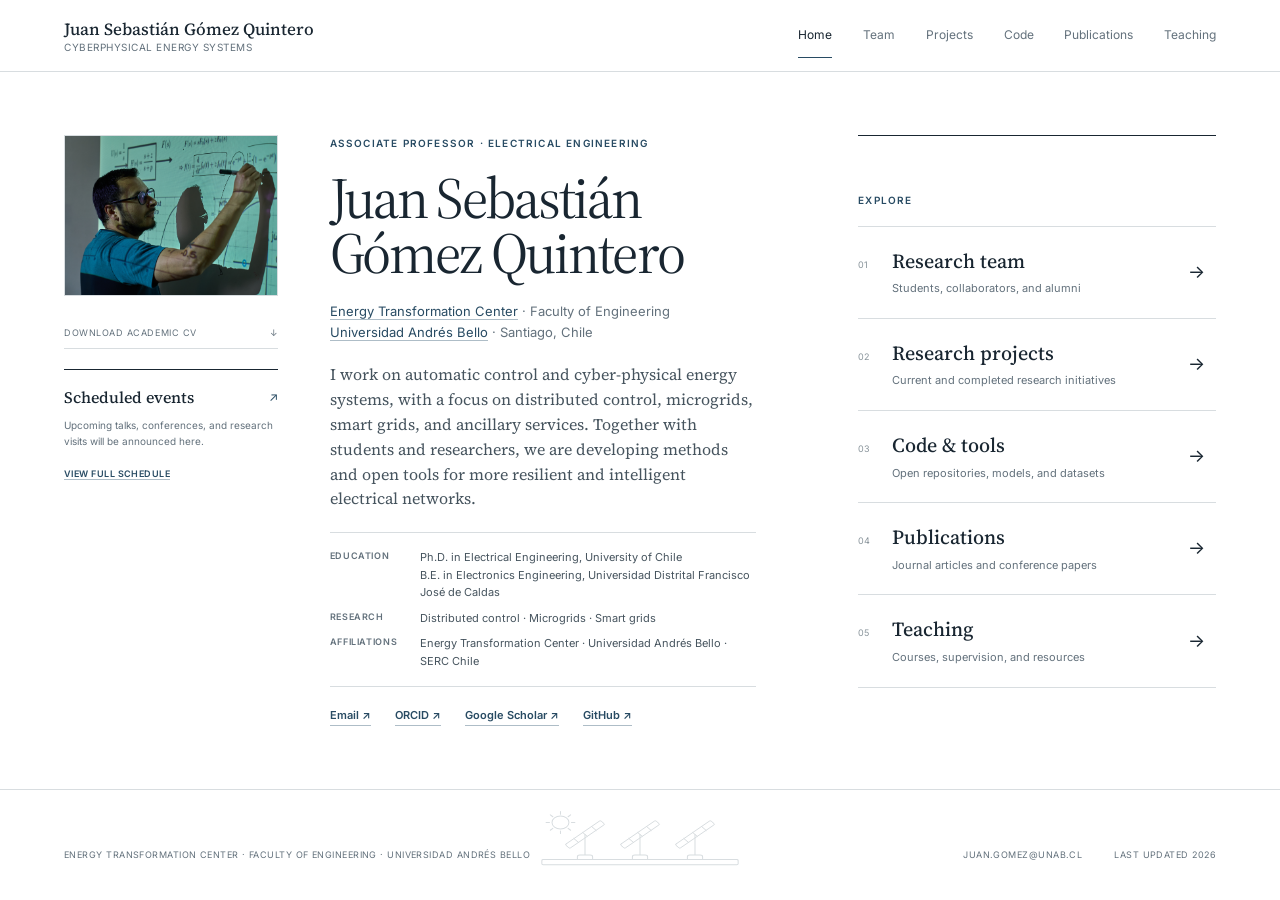
<file: index.html>
<!doctype html>
<html lang="en">
<head>
  <meta charset="UTF-8"><meta name="viewport" content="width=device-width, initial-scale=1.0">
  <meta name="description" content="Academic homepage of Juan Sebastián Gómez Quintero, Associate Professor working on control, microgrids, and intelligent energy systems.">
  <title>Juan Sebastián Gómez Quintero | Universidad Andrés Bello</title>
  <link rel="preconnect" href="https://fonts.googleapis.com"><link rel="preconnect" href="https://fonts.gstatic.com" crossorigin>
  <link href="https://fonts.googleapis.com/css2?family=Inter:wght@400;500;600&family=Source+Serif+4:opsz,wght@8..60,400;8..60,500&display=swap" rel="stylesheet">
  <link rel="stylesheet" href="styles.css?v=site-27">
</head>
<body class="home-page">
  <a class="skip-link" href="#main">Skip to content</a>
  <header class="site-header">
    <a class="identity" href="index.html"><span class="identity-text"><strong>Juan Sebastián Gómez Quintero</strong><small>Cyberphysical Energy Systems</small></span></a>
    <button class="nav-toggle" type="button" aria-expanded="false" aria-controls="site-nav">Menu</button>
    <nav id="site-nav" aria-label="Main navigation">
      <a class="active" href="index.html">Home</a><a href="team.html">Team</a><a href="projects.html">Projects</a><a href="code.html">Code</a><a href="publications.html">Publications</a><a href="teaching.html">Teaching</a>
    </nav>
  </header>
  <main id="main" class="home">
    <section class="profile" aria-labelledby="profile-name">
      <div class="profile-sidebar">
        <div class="portrait"><img src="photos/JGomez.png" alt="Juan Sebastián Gómez Quintero teaching control systems" width="699" height="482" fetchpriority="high"></div>
        <a class="cv-download" href="CV_pdf/CV_Jgomez.pdf" download>Download academic CV <span aria-hidden="true">↓</span></a>
        <section class="scheduled-events" aria-labelledby="events-title">
          <div class="events-heading"><h2 id="events-title">Scheduled events</h2><span aria-hidden="true">↗</span></div>
          <p class="events-empty">Upcoming talks, conferences, and research visits will be announced here.</p>
          <a href="events.html">View full schedule</a>
        </section>
      </div>
      <div class="profile-copy">
        <p class="overline">Associate Professor · Electrical Engineering</p>
        <h1 id="profile-name">Juan Sebastián<br>Gómez Quintero</h1>
        <p class="affiliation"><a href="https://cte.unab.cl/" target="_blank" rel="noreferrer">Energy Transformation Center</a> · Faculty of Engineering<br><a href="https://www.unab.cl/" target="_blank" rel="noreferrer">Universidad Andrés Bello</a> · Santiago, Chile</p>
        <p class="biography">I work on automatic control and cyber-physical energy systems, with a focus on distributed control, microgrids, smart grids, and ancillary services. Together with students and researchers, we are developing methods and open tools for more resilient and intelligent electrical networks.</p>
        <dl class="profile-facts">
          <div><dt>Education</dt><dd>Ph.D. in Electrical Engineering, University of Chile<br>B.E. in Electronics Engineering, Universidad Distrital Francisco José de Caldas</dd></div>
          <div><dt>Research</dt><dd>Distributed control · Microgrids · Smart grids</dd></div>
          <div><dt>Affiliations</dt><dd>Energy Transformation Center · Universidad Andrés Bello · SERC Chile</dd></div>
        </dl>
        <div class="profile-links" aria-label="Academic profiles"><a href="mailto:juan.gomez@unab.cl">Email</a><a href="https://orcid.org/0000-0002-6507-1462" target="_blank" rel="noreferrer">ORCID</a><a href="https://scholar.google.com/" target="_blank" rel="noreferrer">Google Scholar</a><a href="https://github.com/" target="_blank" rel="noreferrer">GitHub</a></div>
      </div>
    </section>
    <aside class="directory" aria-labelledby="directory-title">
      <p class="overline" id="directory-title">Explore</p>
      <a class="directory-link" href="team.html"><span><small>01</small><strong>Research team</strong></span><p>Students, collaborators, and alumni</p><b aria-hidden="true">→</b></a>
      <a class="directory-link" href="projects.html"><span><small>02</small><strong>Research projects</strong></span><p>Current and completed research initiatives</p><b aria-hidden="true">→</b></a>
      <a class="directory-link" href="code.html"><span><small>03</small><strong>Code & tools</strong></span><p>Open repositories, models, and datasets</p><b aria-hidden="true">→</b></a>
      <a class="directory-link" href="publications.html"><span><small>04</small><strong>Publications</strong></span><p>Journal articles and conference papers</p><b aria-hidden="true">→</b></a>
      <a class="directory-link" href="teaching.html"><span><small>05</small><strong>Teaching</strong></span><p>Courses, supervision, and resources</p><b aria-hidden="true">→</b></a>
    </aside>
  </main>
  <footer class="home-footer" id="home-footer">
    <div class="solar-panels" aria-hidden="true">
      <svg viewBox="0 0 520 180" preserveAspectRatio="none">
        <g class="solar-symbol">
          <circle cx="72" cy="42" r="20"/>
          <path d="M72 8V16M72 68V76M38 42H46M98 42H106M48 18 54 24M90 60 96 66M96 18 90 24M54 60 48 66"/>
        </g>
        <g class="panel-unit panel-one">
          <g class="panel-face">
            <rect x="74" y="71" width="112" height="16" rx="3"/>
            <path d="M102 71V87M130 71V87M158 71V87"/>
          </g>
          <path d="M130 79V143M112 157V149Q112 143 118 143H142Q148 143 148 149V157"/>
        </g>
        <g class="panel-unit panel-two">
          <g class="panel-face">
            <rect x="204" y="71" width="112" height="16" rx="3"/>
            <path d="M232 71V87M260 71V87M288 71V87"/>
          </g>
          <path d="M260 79V143M242 157V149Q242 143 248 143H272Q278 143 278 149V157"/>
        </g>
        <g class="panel-unit panel-three">
          <g class="panel-face">
            <rect x="334" y="71" width="112" height="16" rx="3"/>
            <path d="M362 71V87M390 71V87M418 71V87"/>
          </g>
          <path d="M390 79V143M372 157V149Q372 143 378 143H402Q408 143 408 149V157"/>
        </g>
        <rect class="panel-ground" x="28" y="157" width="464" height="16" rx="3"/>
      </svg>
    </div>
    <p>Energy Transformation Center · Faculty of Engineering · Universidad Andrés Bello</p><p>juan.gomez@unab.cl</p><p>Last updated <span id="updated-year"></span></p>
  </footer>
  <script src="script.js?v=site-26"></script>
</body>
</html>
</file>
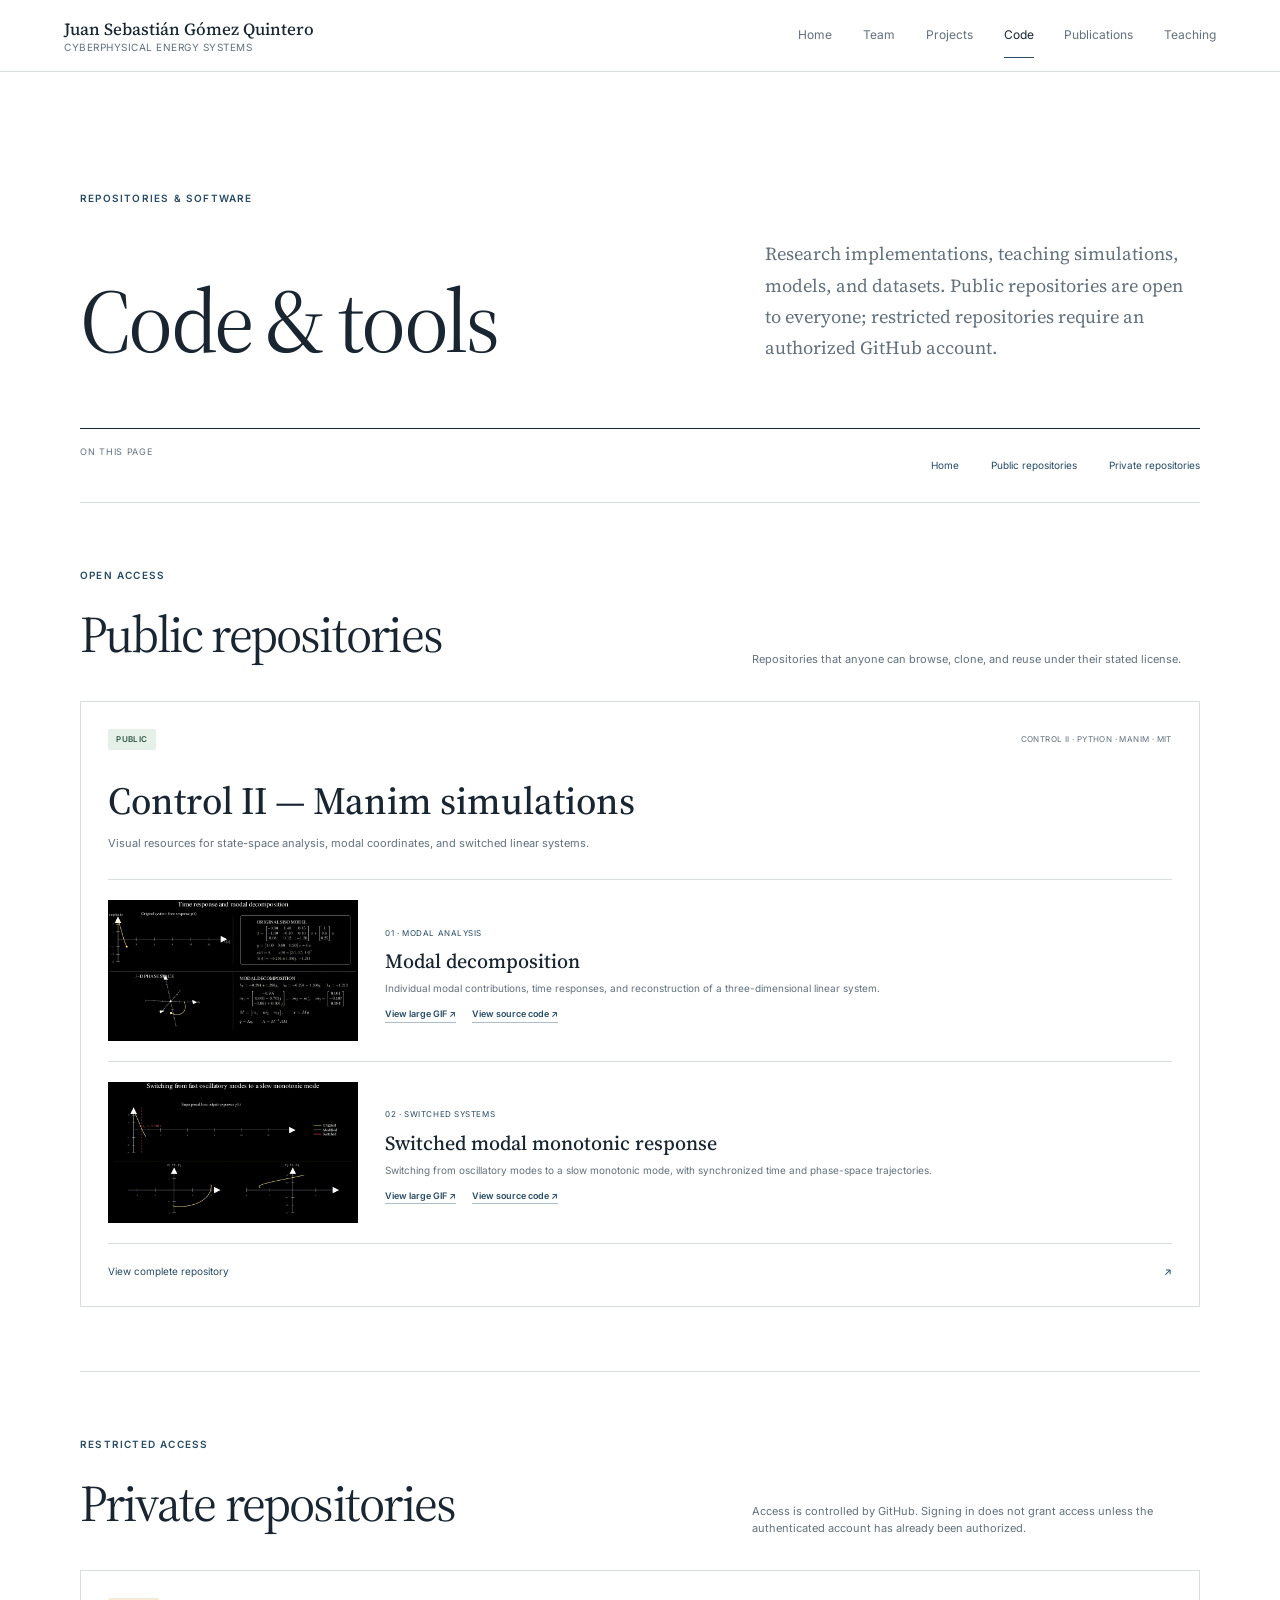
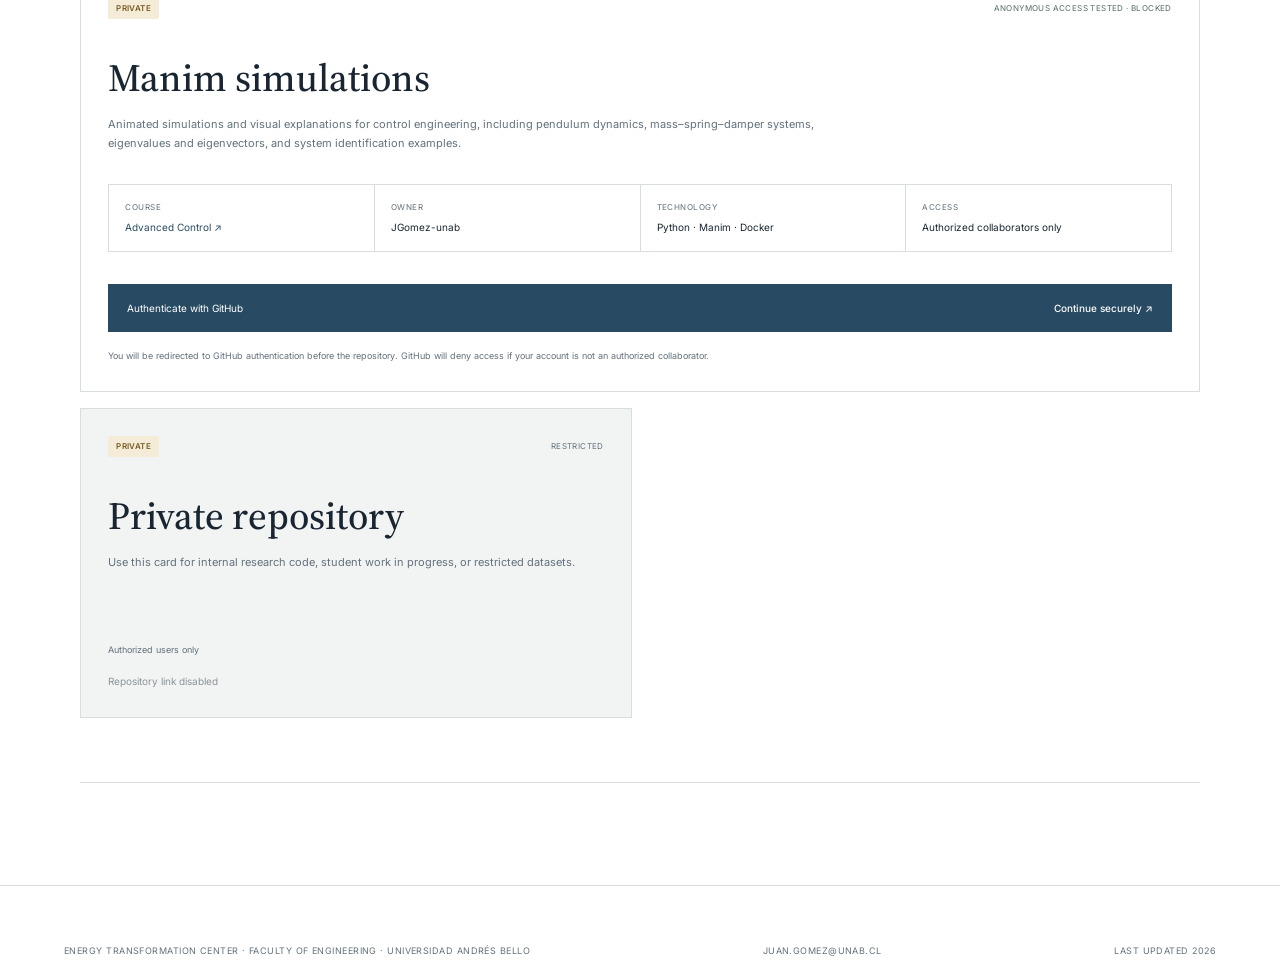
<file: code.html>
<!doctype html>
<html lang="en">
<head><meta charset="UTF-8"><meta name="viewport" content="width=device-width,initial-scale=1"><meta name="description" content="Open and restricted code repositories for research and teaching in control and energy systems."><title>Code & Tools | Juan Sebastián Gómez Quintero</title><link rel="preconnect" href="https://fonts.googleapis.com"><link rel="preconnect" href="https://fonts.gstatic.com" crossorigin><link href="https://fonts.googleapis.com/css2?family=Inter:wght@400;500;600&family=Source+Serif+4:opsz,wght@8..60,400;8..60,500&display=swap" rel="stylesheet"><link rel="stylesheet" href="styles.css?v=site-27"></head>
<body><a class="skip-link" href="#main">Skip to content</a>
<header class="site-header"><a class="identity" href="index.html"><span class="identity-text"><strong>Juan Sebastián Gómez Quintero</strong><small>Cyberphysical Energy Systems</small></span></a><button class="nav-toggle" type="button" aria-expanded="false" aria-controls="site-nav">Menu</button><nav id="site-nav" aria-label="Main navigation"><a href="index.html">Home</a><a href="team.html">Team</a><a href="projects.html">Projects</a><a class="active" href="code.html">Code</a><a href="publications.html">Publications</a><a href="teaching.html">Teaching</a></nav></header>

<main id="main" class="code-page">
  <header class="listing-intro"><p class="overline">Repositories & software</p><h1>Code & tools</h1><p>Research implementations, teaching simulations, models, and datasets. Public repositories are open to everyone; restricted repositories require an authorized GitHub account.</p></header>
  <nav class="code-index" aria-label="Repository sections"><span>On this page</span><a href="index.html">Home</a><a href="#public-code">Public repositories</a><a href="#private-code">Private repositories</a></nav>

  <section class="repository-group" id="public-code" aria-labelledby="public-code-title">
    <header><p class="overline">Open access</p><h2 id="public-code-title">Public repositories</h2><p>Repositories that anyone can browse, clone, and reuse under their stated license.</p></header>
    <div class="repository-list">
      <article class="repository-card public-repository">
        <header class="repo-card-heading"><div class="repo-top"><span class="visibility public">Public</span><span>Control II · Python · Manim · MIT</span></div><h3>Control II — Manim simulations</h3><p>Visual resources for state-space analysis, modal coordinates, and switched linear systems.</p></header>
        <div class="simulation-list">
          <article class="simulation-row"><a class="simulation-image" href="https://github.com/JGomez-unab/control-II-manim/blob/master/assets/modal-decomposition.gif" target="_blank" rel="noreferrer"><img src="assets/modal-decomposition.gif" alt="Animated preview of modal decomposition"></a><div><span>01 · Modal analysis</span><h4>Modal decomposition</h4><p>Individual modal contributions, time responses, and reconstruction of a three-dimensional linear system.</p><div class="simulation-actions"><a href="https://github.com/JGomez-unab/control-II-manim/blob/master/assets/modal-decomposition.gif" target="_blank" rel="noreferrer">View large GIF ↗</a><a href="https://github.com/JGomez-unab/control-II-manim/blob/master/modal_decomposition.py" target="_blank" rel="noreferrer">View source code ↗</a></div></div></article>
          <article class="simulation-row"><a class="simulation-image" href="https://github.com/JGomez-unab/control-II-manim/blob/master/assets/switched-modal-monotonic.gif" target="_blank" rel="noreferrer"><img src="assets/switched-modal-monotonic.gif" alt="Animated preview of a switched modal state-space response"></a><div><span>02 · Switched systems</span><h4>Switched modal monotonic response</h4><p>Switching from oscillatory modes to a slow monotonic mode, with synchronized time and phase-space trajectories.</p><div class="simulation-actions"><a href="https://github.com/JGomez-unab/control-II-manim/blob/master/assets/switched-modal-monotonic.gif" target="_blank" rel="noreferrer">View large GIF ↗</a><a href="https://github.com/JGomez-unab/control-II-manim/blob/master/switched_modal_monotonic.py" target="_blank" rel="noreferrer">View source code ↗</a></div></div></article>
        </div>
        <a class="public-repo-link" href="https://github.com/JGomez-unab/control-II-manim" target="_blank" rel="noreferrer">View complete repository <strong>↗</strong></a>
      </article>
    </div>
  </section>

  <section class="repository-group" id="private-code" aria-labelledby="private-code-title">
    <header><p class="overline">Restricted access</p><h2 id="private-code-title">Private repositories</h2><p>Access is controlled by GitHub. Signing in does not grant access unless the authenticated account has already been authorized.</p></header>
    <div class="repository-list">
      <article class="repository-card featured"><div class="repo-top"><span class="visibility private">Private</span><span class="verified">Anonymous access tested · blocked</span></div><h3>Manim simulations</h3><p>Animated simulations and visual explanations for control engineering, including pendulum dynamics, mass–spring–damper systems, eigenvalues and eigenvectors, and system identification examples.</p><dl class="repo-details"><div><dt>Course</dt><dd><a href="teaching.html#advanced-control">Advanced Control ↗</a></dd></div><div><dt>Owner</dt><dd>JGomez-unab</dd></div><div><dt>Technology</dt><dd>Python · Manim · Docker</dd></div><div><dt>Access</dt><dd>Authorized collaborators only</dd></div></dl><a class="secure-repo-link" href="https://github.com/login?return_to=%2FJGomez-unab%2FManim_simulations" target="_blank" rel="noreferrer"><span>Authenticate with GitHub</span><strong>Continue securely ↗</strong></a><p class="access-note">You will be redirected to GitHub authentication before the repository. GitHub will deny access if your account is not an authorized collaborator.</p></article>
      <article class="repository-card placeholder"><div class="repo-top"><span class="visibility private">Private</span><span>Restricted</span></div><h3>Private repository</h3><p>Use this card for internal research code, student work in progress, or restricted datasets.</p><div class="repo-meta"><span>Authorized users only</span></div><span class="disabled-link" aria-disabled="true">Repository link disabled</span></article>
    </div>
  </section>
</main><footer><p>Energy Transformation Center · Faculty of Engineering · Universidad Andrés Bello</p><p>juan.gomez@unab.cl</p><p>Last updated <span id="updated-year"></span></p></footer><script src="script.js?v=site-26"></script></body></html>
</file>
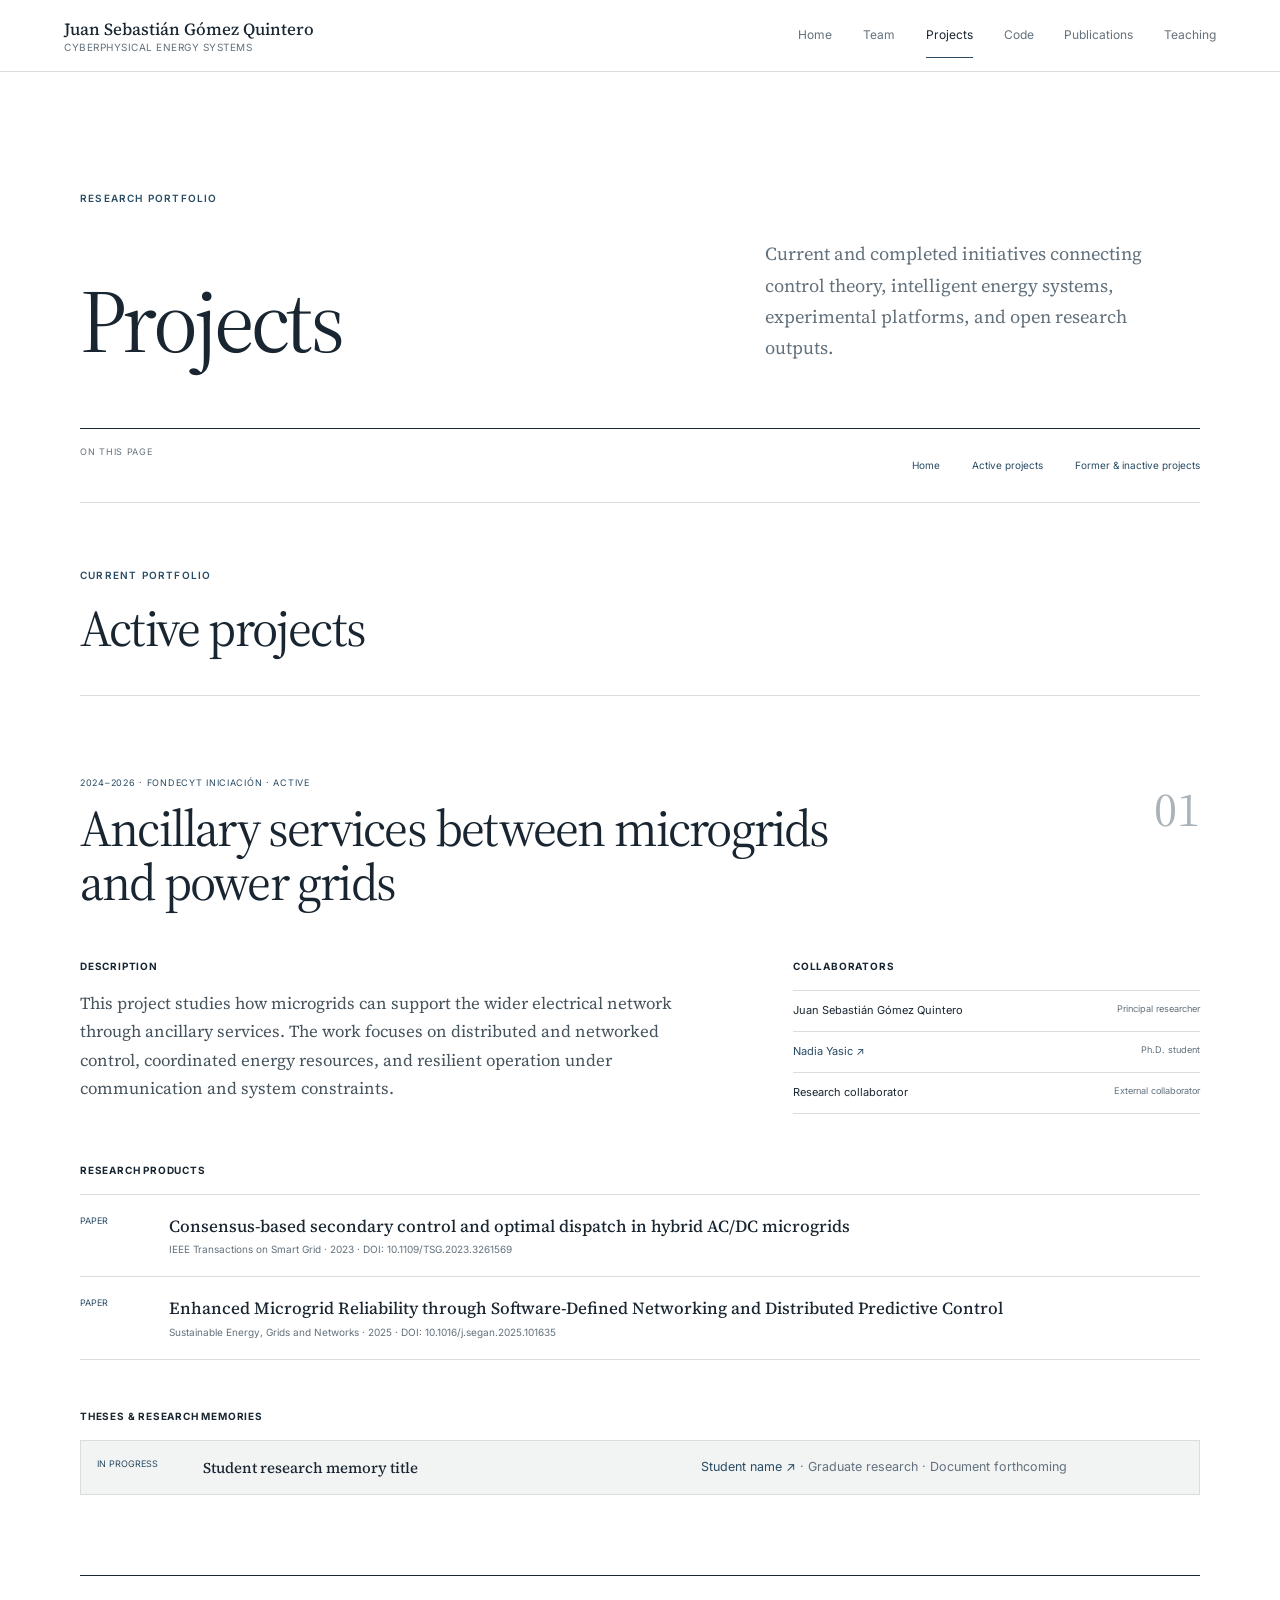
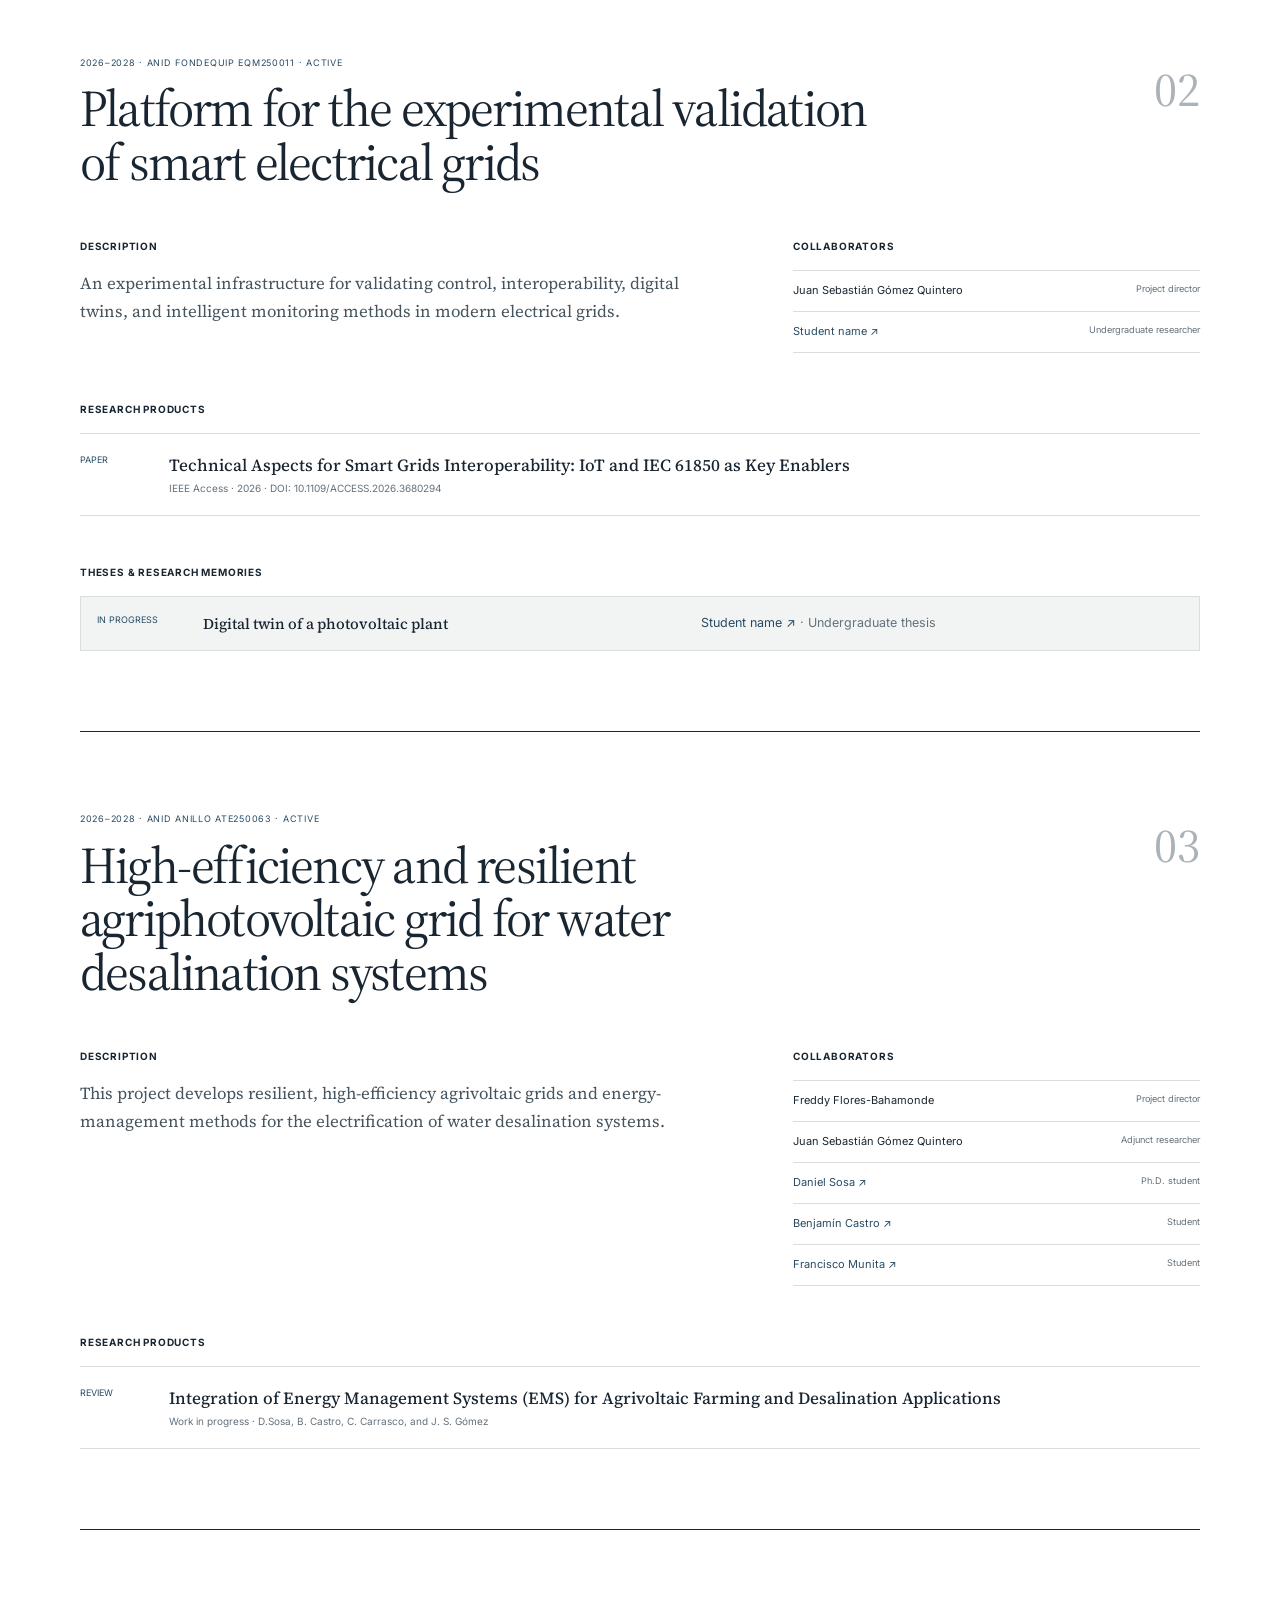
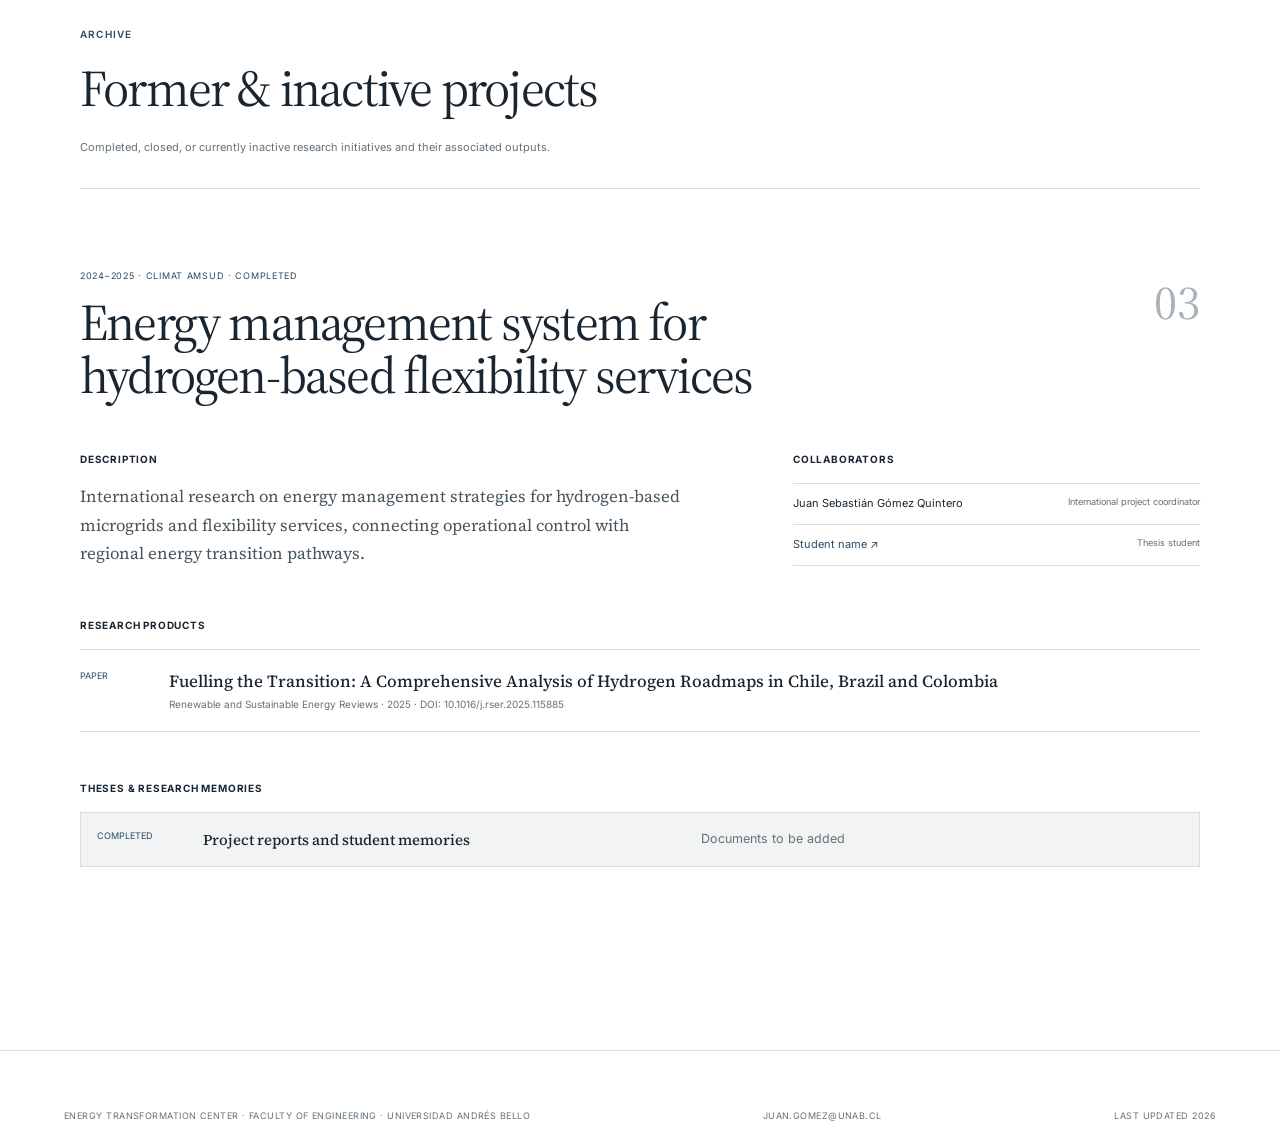
<file: projects.html>
<!doctype html><html lang="en"><head><meta charset="UTF-8"><meta name="viewport" content="width=device-width,initial-scale=1"><meta name="description" content="Research projects in microgrids, control, hydrogen, and intelligent electrical networks."><title>Research Projects | Juan Sebastián Gómez Quintero</title><link rel="preconnect" href="https://fonts.googleapis.com"><link rel="preconnect" href="https://fonts.gstatic.com" crossorigin><link href="https://fonts.googleapis.com/css2?family=Inter:wght@400;500;600&family=Source+Serif+4:opsz,wght@8..60,400;8..60,500&display=swap" rel="stylesheet"><link rel="stylesheet" href="styles.css?v=site-27"></head>
<body><a class="skip-link" href="#main">Skip to content</a><header class="site-header"><a class="identity" href="index.html"><span class="identity-text"><strong>Juan Sebastián Gómez Quintero</strong><small>Cyberphysical Energy Systems</small></span></a><button class="nav-toggle" type="button" aria-expanded="false" aria-controls="site-nav">Menu</button><nav id="site-nav" aria-label="Main navigation"><a href="index.html">Home</a><a href="team.html">Team</a><a class="active" href="projects.html">Projects</a><a href="code.html">Code</a><a href="publications.html">Publications</a><a href="teaching.html">Teaching</a></nav></header>
<main id="main" class="projects-page">
  <header class="listing-intro"><p class="overline">Research portfolio</p><h1>Projects</h1><p>Current and completed initiatives connecting control theory, intelligent energy systems, experimental platforms, and open research outputs.</p></header>
  <nav class="project-index" aria-label="Project index"><span>On this page</span><a href="index.html">Home</a><a href="#active-projects">Active projects</a><a href="#former-projects">Former & inactive projects</a></nav>

  <section class="project-group" id="active-projects" aria-labelledby="active-projects-title">
  <header class="project-group-title"><p class="overline">Current portfolio</p><h2 id="active-projects-title">Active projects</h2></header>
  <article class="project-detail" id="ancillary-services">
    <header><div><p class="project-meta">2024–2026 · Fondecyt Iniciación · Active</p><h2>Ancillary services between microgrids and power grids</h2></div><span class="project-number">01</span></header>
    <div class="project-columns"><section><h3>Description</h3><p>This project studies how microgrids can support the wider electrical network through ancillary services. The work focuses on distributed and networked control, coordinated energy resources, and resilient operation under communication and system constraints.</p></section><section><h3>Collaborators</h3><ul class="people-list"><li><span>Juan Sebastián Gómez Quintero</span><small>Principal researcher</small></li><li><a href="student.html" data-student-profile="nadia">Nadia Yasic ↗</a><small>Ph.D. student</small></li><li><span>Research collaborator</span><small>External collaborator</small></li></ul></section></div>
    <section class="project-output"><h3>Research products</h3><a href="https://doi.org/10.1109/TSG.2023.3261569" target="_blank" rel="noreferrer"><span>Paper</span><strong>Consensus-based secondary control and optimal dispatch in hybrid AC/DC microgrids</strong><small>IEEE Transactions on Smart Grid · 2023 · DOI: 10.1109/TSG.2023.3261569</small></a><a href="https://doi.org/10.1016/j.segan.2025.101635" target="_blank" rel="noreferrer"><span>Paper</span><strong>Enhanced Microgrid Reliability through Software-Defined Networking and Distributed Predictive Control</strong><small>Sustainable Energy, Grids and Networks · 2025 · DOI: 10.1016/j.segan.2025.101635</small></a></section>
    <section class="project-memories"><h3>Theses & research memories</h3><div><span>In progress</span><strong>Student research memory title</strong><small><a href="student.html">Student name ↗</a> · Graduate research · Document forthcoming</small></div></section>
  </article>

  <article class="project-detail" id="smart-grid-platform"><header><div><p class="project-meta">2026–2028 · ANID Fondequip EQM250011 · Active</p><h2>Platform for the experimental validation of smart electrical grids</h2></div><span class="project-number">02</span></header><div class="project-columns"><section><h3>Description</h3><p>An experimental infrastructure for validating control, interoperability, digital twins, and intelligent monitoring methods in modern electrical grids.</p></section><section><h3>Collaborators</h3><ul class="people-list"><li><span>Juan Sebastián Gómez Quintero</span><small>Project director</small></li><li><a href="student.html">Student name ↗</a><small>Undergraduate researcher</small></li></ul></section></div><section class="project-output"><h3>Research products</h3><a href="https://doi.org/10.1109/ACCESS.2026.3680294" target="_blank" rel="noreferrer"><span>Paper</span><strong>Technical Aspects for Smart Grids Interoperability: IoT and IEC 61850 as Key Enablers</strong><small>IEEE Access · 2026 · DOI: 10.1109/ACCESS.2026.3680294</small></a></section><section class="project-memories"><h3>Theses & research memories</h3><div><span>In progress</span><strong>Digital twin of a photovoltaic plant</strong><small><a href="student.html">Student name ↗</a> · Undergraduate thesis</small></div></section></article>

  <article class="project-detail" id="agrivoltaic-anillo"><header><div><p class="project-meta">2026–2028 · ANID Anillo ATE250063 · Active</p><h2>High-efficiency and resilient agriphotovoltaic grid for water desalination systems</h2></div><span class="project-number">03</span></header><div class="project-columns"><section><h3>Description</h3><p>This project develops resilient, high-efficiency agrivoltaic grids and energy-management methods for the electrification of water desalination systems.</p></section><section><h3>Collaborators</h3><ul class="people-list"><li><span>Freddy Flores-Bahamonde</span><small>Project director</small></li><li><span>Juan Sebastián Gómez Quintero</span><small>Adjunct researcher</small></li><li><a href="#daniel-profile" data-student-profile="daniel">Daniel Sosa ↗</a><small>Ph.D. student</small></li><li><a href="team.html?profile=benjamin#current-students">Benjamín Castro ↗</a><small>Student</small></li><li><a href="team.html?profile=francisco#current-students">Francisco Munita ↗</a><small>Student</small></li></ul></section></div><section class="project-output"><h3>Research products</h3><a href="team.html#current-students"><span>Review</span><strong>Integration of Energy Management Systems (EMS) for Agrivoltaic Farming and Desalination Applications</strong><small>Work in progress · D.Sosa, B. Castro, C. Carrasco, and J. S. Gómez</small></a></section></article>

  </section>

  <section class="project-group former-projects" id="former-projects" aria-labelledby="former-projects-title">
  <header class="project-group-title"><p class="overline">Archive</p><h2 id="former-projects-title">Former & inactive projects</h2><p>Completed, closed, or currently inactive research initiatives and their associated outputs.</p></header>
  <article class="project-detail" id="hydrogen-flexibility"><header><div><p class="project-meta">2024–2025 · Climat AmSud · Completed</p><h2>Energy management system for hydrogen-based flexibility services</h2></div><span class="project-number">03</span></header><div class="project-columns"><section><h3>Description</h3><p>International research on energy management strategies for hydrogen-based microgrids and flexibility services, connecting operational control with regional energy transition pathways.</p></section><section><h3>Collaborators</h3><ul class="people-list"><li><span>Juan Sebastián Gómez Quintero</span><small>International project coordinator</small></li><li><a href="student.html">Student name ↗</a><small>Thesis student</small></li></ul></section></div><section class="project-output"><h3>Research products</h3><a href="https://doi.org/10.1016/j.rser.2025.115885" target="_blank" rel="noreferrer"><span>Paper</span><strong>Fuelling the Transition: A Comprehensive Analysis of Hydrogen Roadmaps in Chile, Brazil and Colombia</strong><small>Renewable and Sustainable Energy Reviews · 2025 · DOI: 10.1016/j.rser.2025.115885</small></a></section><section class="project-memories"><h3>Theses & research memories</h3><div><span>Completed</span><strong>Project reports and student memories</strong><small>Documents to be added</small></div></section></article>
  </section>
</main><dialog class="student-modal" id="nadia-profile" data-profile="nadia" aria-labelledby="nadia-profile-title"><button class="student-modal-close" type="button" aria-label="Close Nadia Yasic profile">Close ×</button><div class="student-modal-header"><div class="student-modal-photo"><img src="photos/Nyasic.png" alt="Nadia Yasic"></div><div><p class="overline">Ph.D. student</p><h2 id="nadia-profile-title">Nadia Yasic</h2><p>Distributed control and energy management for cyberphysical energy systems.</p></div></div><div class="student-modal-content"><section><p class="overline">Profile</p><dl class="student-facts"><div><dt>Program</dt><dd>Ph.D. in Advanced Systems Engineering</dd></div><div><dt>Institution</dt><dd>Universidad Andrés Bello</dd></div><div><dt>Research areas</dt><dd>Distributed control · Energy management</dd></div><div><dt>Supervisor</dt><dd>Juan Sebastián Gómez Quintero</dd></div></dl><p class="overline modal-section-title">Previous education</p><dl class="student-facts student-education"><div><dt>Degree</dt><dd>Robotics and Automation Engineer · 2025</dd></div><div><dt>Institution</dt><dd>Universidad Andrés Bello</dd></div><div><dt>Distinction</dt><dd>Summa cum laude</dd></div><div><dt>Thesis advisor</dt><dd>Juan Sebastián Gómez Quintero</dd></div></dl></section><section><p class="overline">Current work</p><p class="modal-field-title">Project</p><a class="student-project" href="projects.html#ancillary-services"><strong>Ancillary services between microgrids and power grids</strong><span>Fondecyt Iniciación · View project →</span></a><p class="modal-field-title">Publications</p><div class="student-publications"><a href="publications.html#publication-gomez2025"><span>J10 · 2025</span><strong>Fuelling the Transition: A Comprehensive Analysis of Hydrogen Roadmaps in Chile, Brazil and Colombia</strong></a><a href="publications.html#publication-gomez2025-4"><span>C11 · 2025</span><strong>Dynamic Hydrogen Microgrid Control: A Dual-Domain MPC Approach with Local Flow Loops</strong></a><a href="publications.html#publication-yasic2025"><span>C10 · 2025</span><strong>Hardware-in-the-Loop Validation of a Basic PV Model Using OpenModelica and OPAL-RT</strong></a></div><p class="modal-field-title">In development</p><div class="student-publications development-list"><article><span>Submitted · IEEE-PES International Meeting 2027</span><strong>Fault Location and Classification in Electrical Grids through Decision-Tree-Based Algorithms</strong><small>N. Yasic, I. Rivera, C. Polanco, F. Jaramillo-Montoya, and J. S. Gómez</small></article></div></section></div></dialog><dialog class="student-modal" id="daniel-profile" data-profile="daniel" aria-labelledby="daniel-profile-title"><button class="student-modal-close" type="button" aria-label="Close Daniel Sosa profile">Close ×</button><div class="student-modal-header"><div class="student-modal-photo"><img src="photos/DSosa.png" alt="Daniel Sosa"></div><div><p class="overline">Ph.D. student</p><h2 id="daniel-profile-title">Daniel Sosa</h2><p>Energy management for distributed agrivoltaic grids and desalination systems.</p></div></div><div class="student-modal-content"><section><p class="overline">Profile</p><dl class="student-facts"><div><dt>Program</dt><dd>Ph.D. in Advanced Systems Engineering</dd></div><div><dt>Institution</dt><dd>Universidad Andrés Bello</dd></div><div><dt>Research areas</dt><dd>Energy management · Distributed agrivoltaic grids</dd></div><div><dt>Supervisor</dt><dd>Juan Sebastián Gómez Quintero</dd></div></dl></section><section><p class="overline">Current work</p><p class="modal-field-title">Project</p><a class="student-project" href="projects.html#agrivoltaic-anillo"><strong>High-efficiency and resilient agriphotovoltaic grid for water desalination systems</strong><span>ANID Anillo ATE250063 · View project →</span></a><p class="modal-field-title">In development</p><div class="student-publications development-list"><article><span>Work in progress</span><strong>Integration of Energy Management Systems (EMS) for Agrivoltaic Farming and Desalination Applications: Review</strong><small>D.Sosa, B. Castro, C. Carrasco, and J. S. Gómez</small></article><article><span>Submitted · Sustainable Energy, Grids and Networks · 2025</span><strong>Transactive Microgrid with Distributed Energy Resources Based on Blockchain Technology</strong><small>D.Sosa, L. G. Marín, J. L. Uribe, A. Navas, O. Cartagena, J. S. Gómez, J. Vuelvas, and A. Llor</small></article></div></section></div></dialog><footer><p>Energy Transformation Center · Faculty of Engineering · Universidad Andrés Bello</p><p>juan.gomez@unab.cl</p><p>Last updated <span id="updated-year"></span></p></footer><script src="script.js?v=site-26"></script></body></html>
</file>
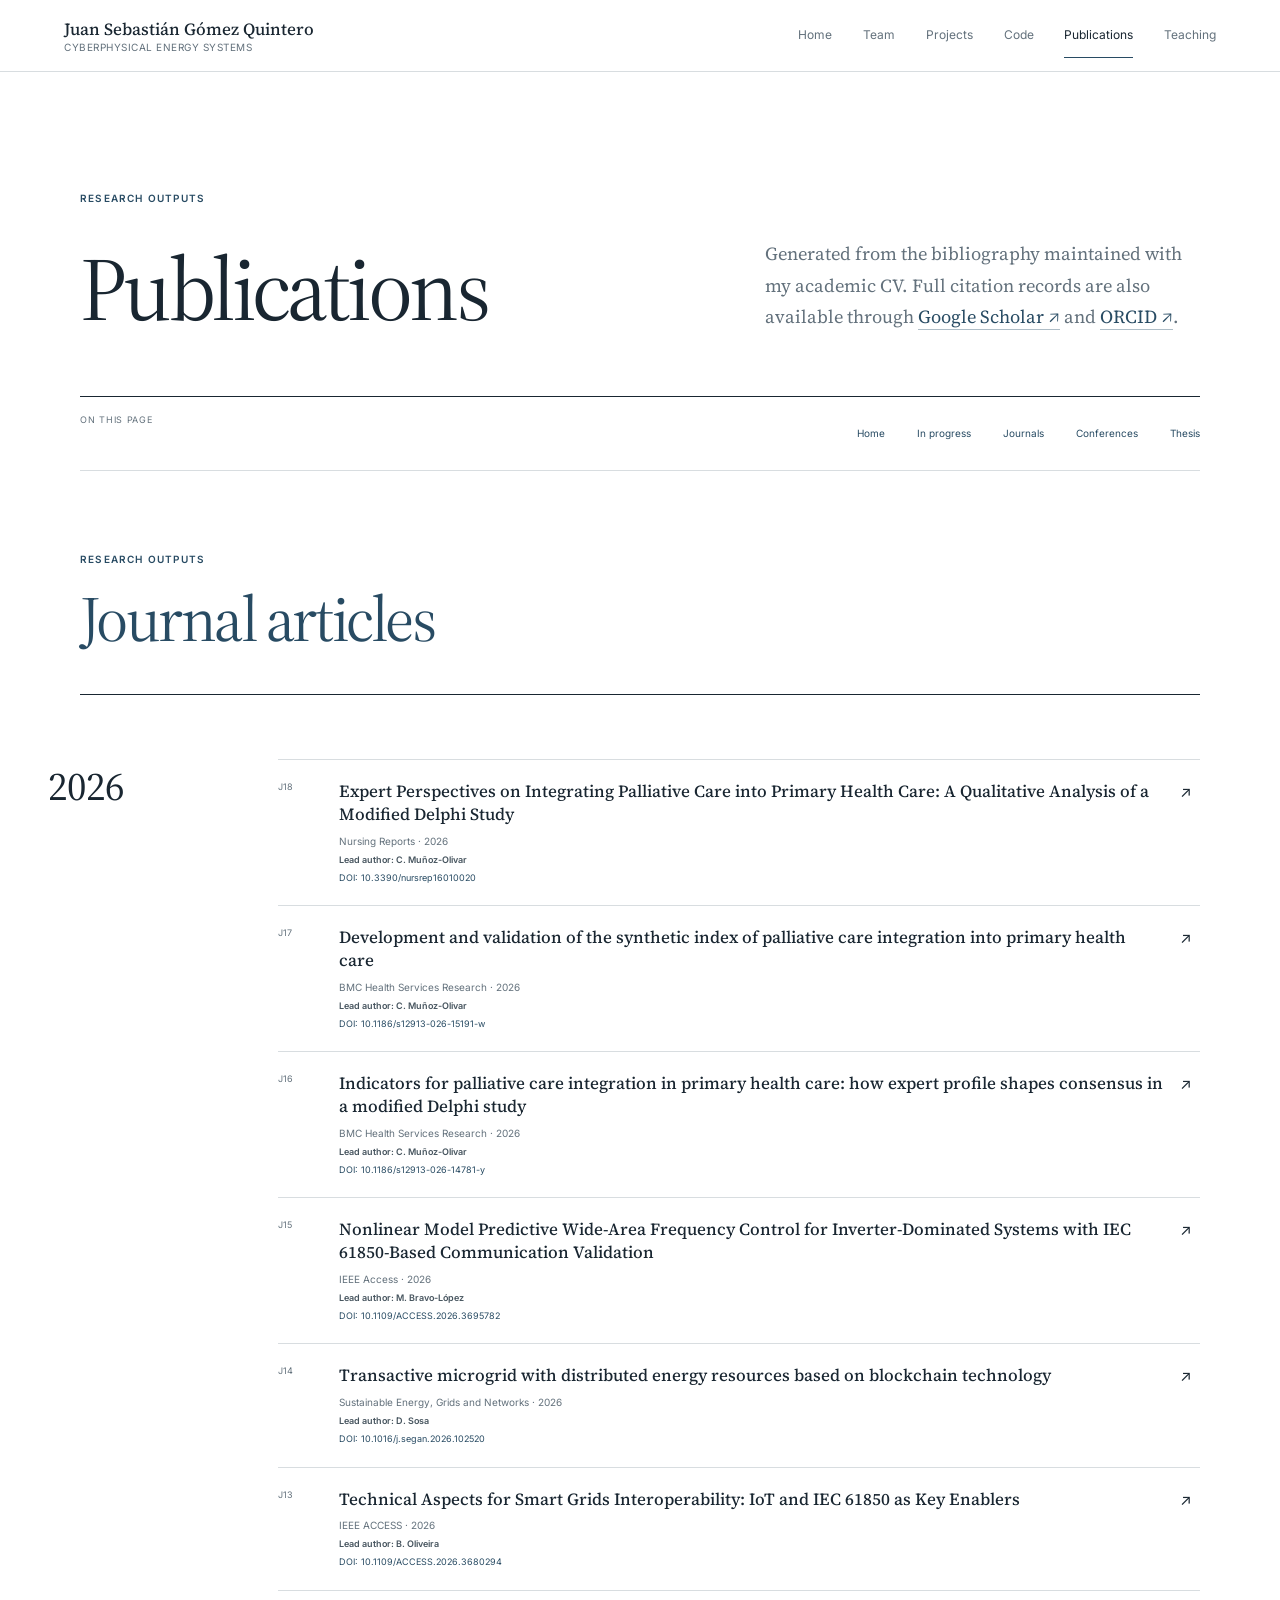
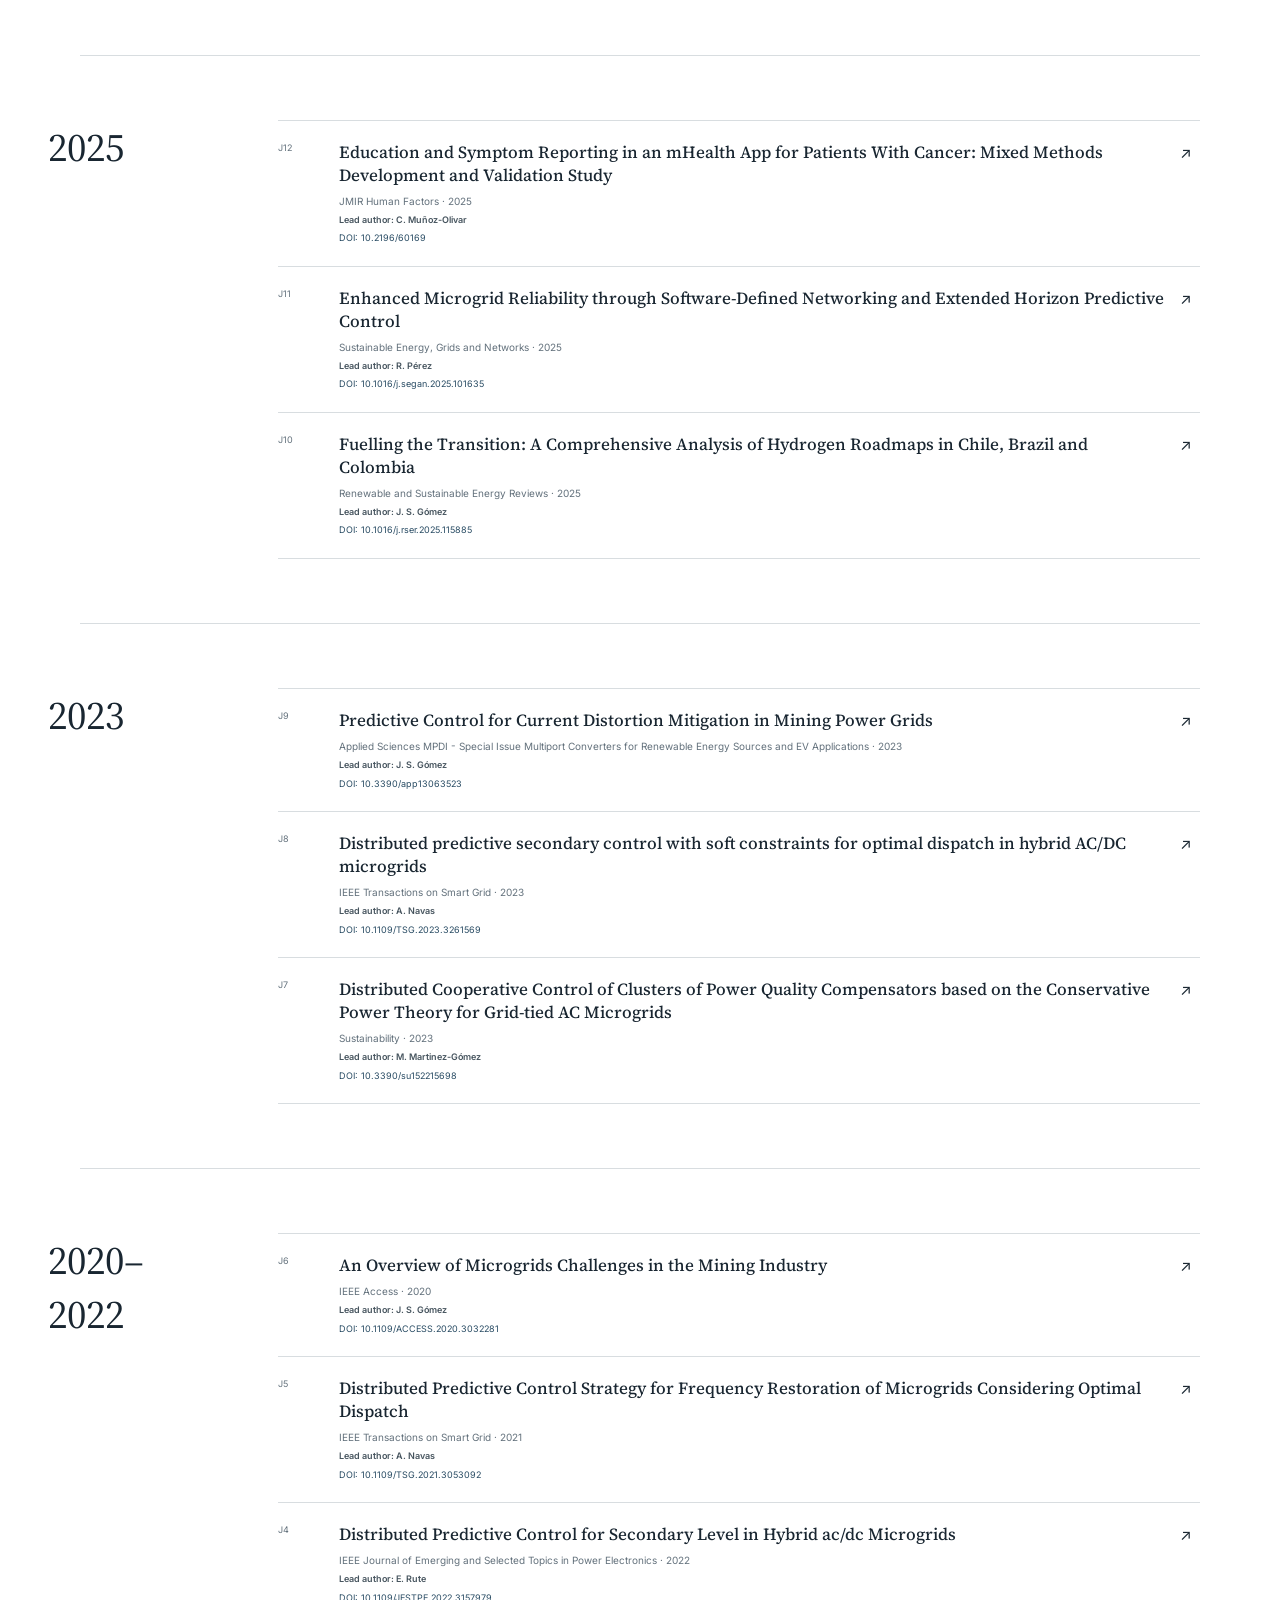
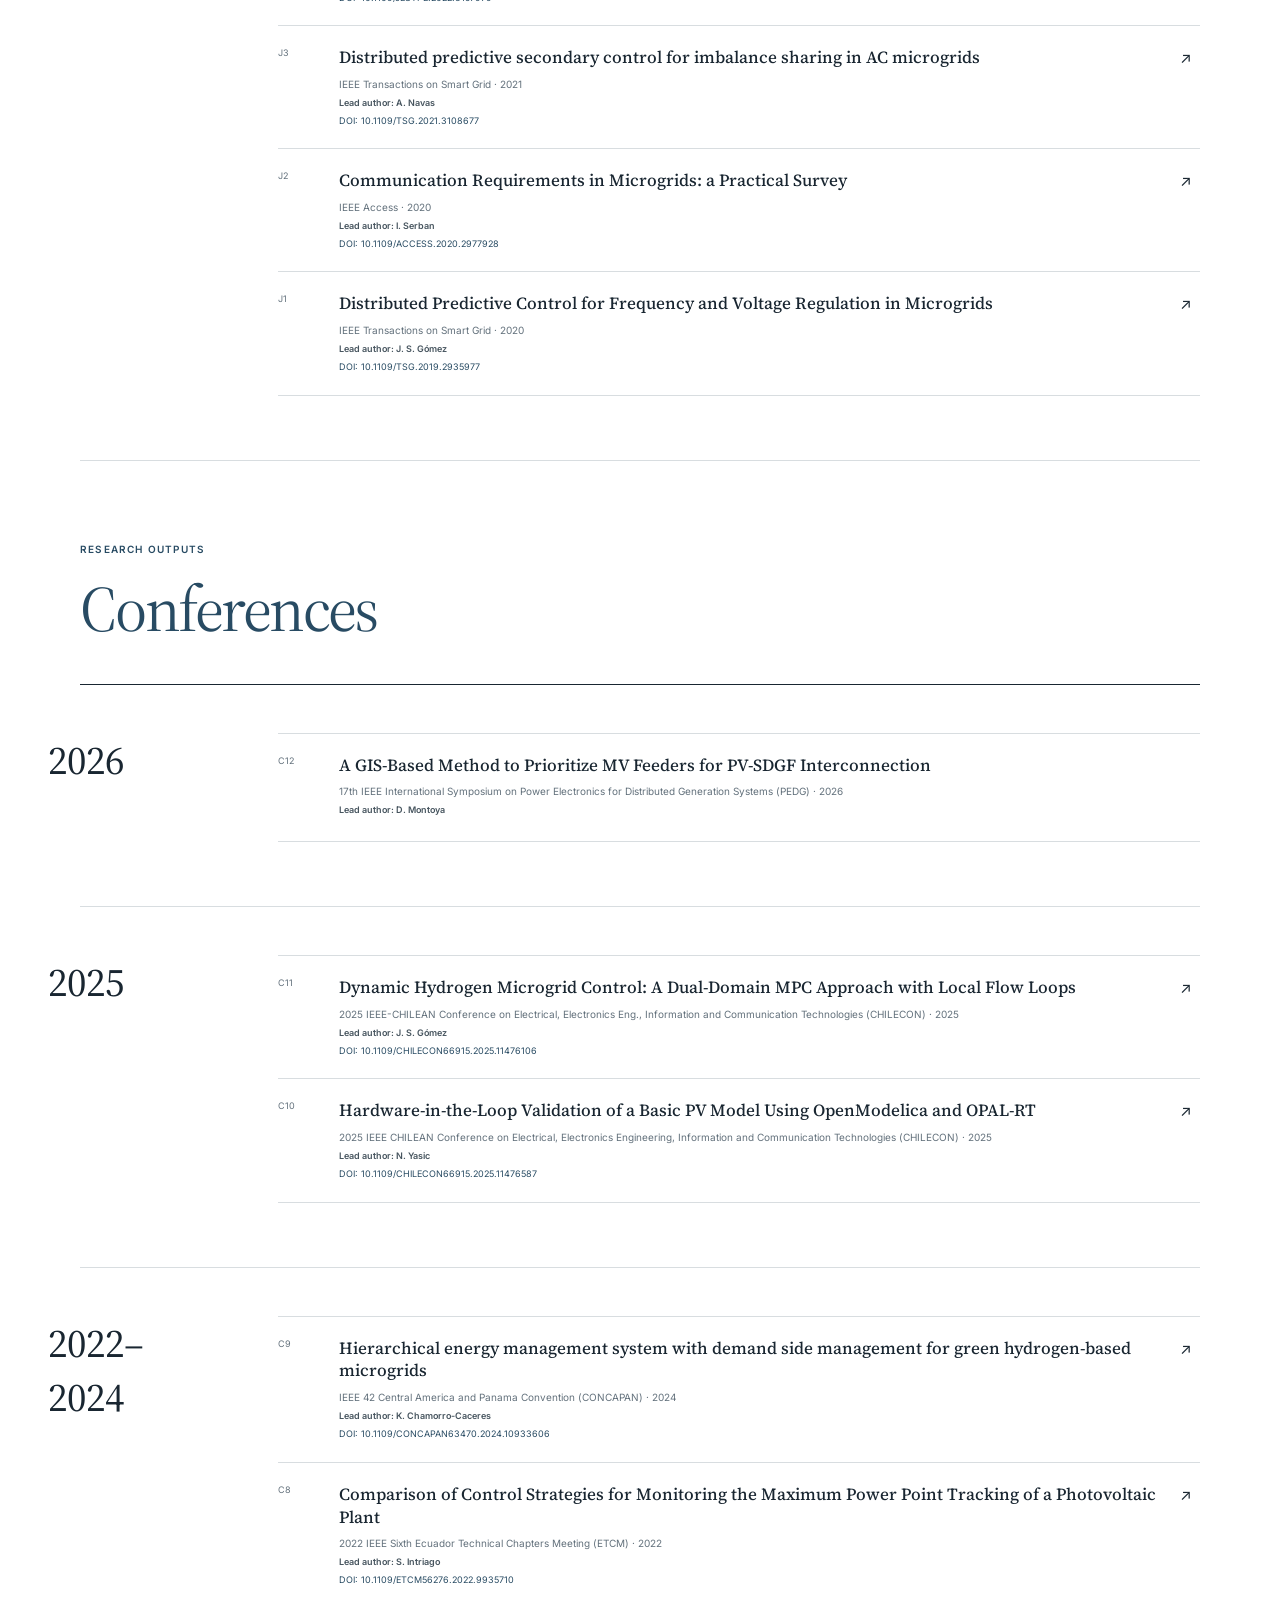
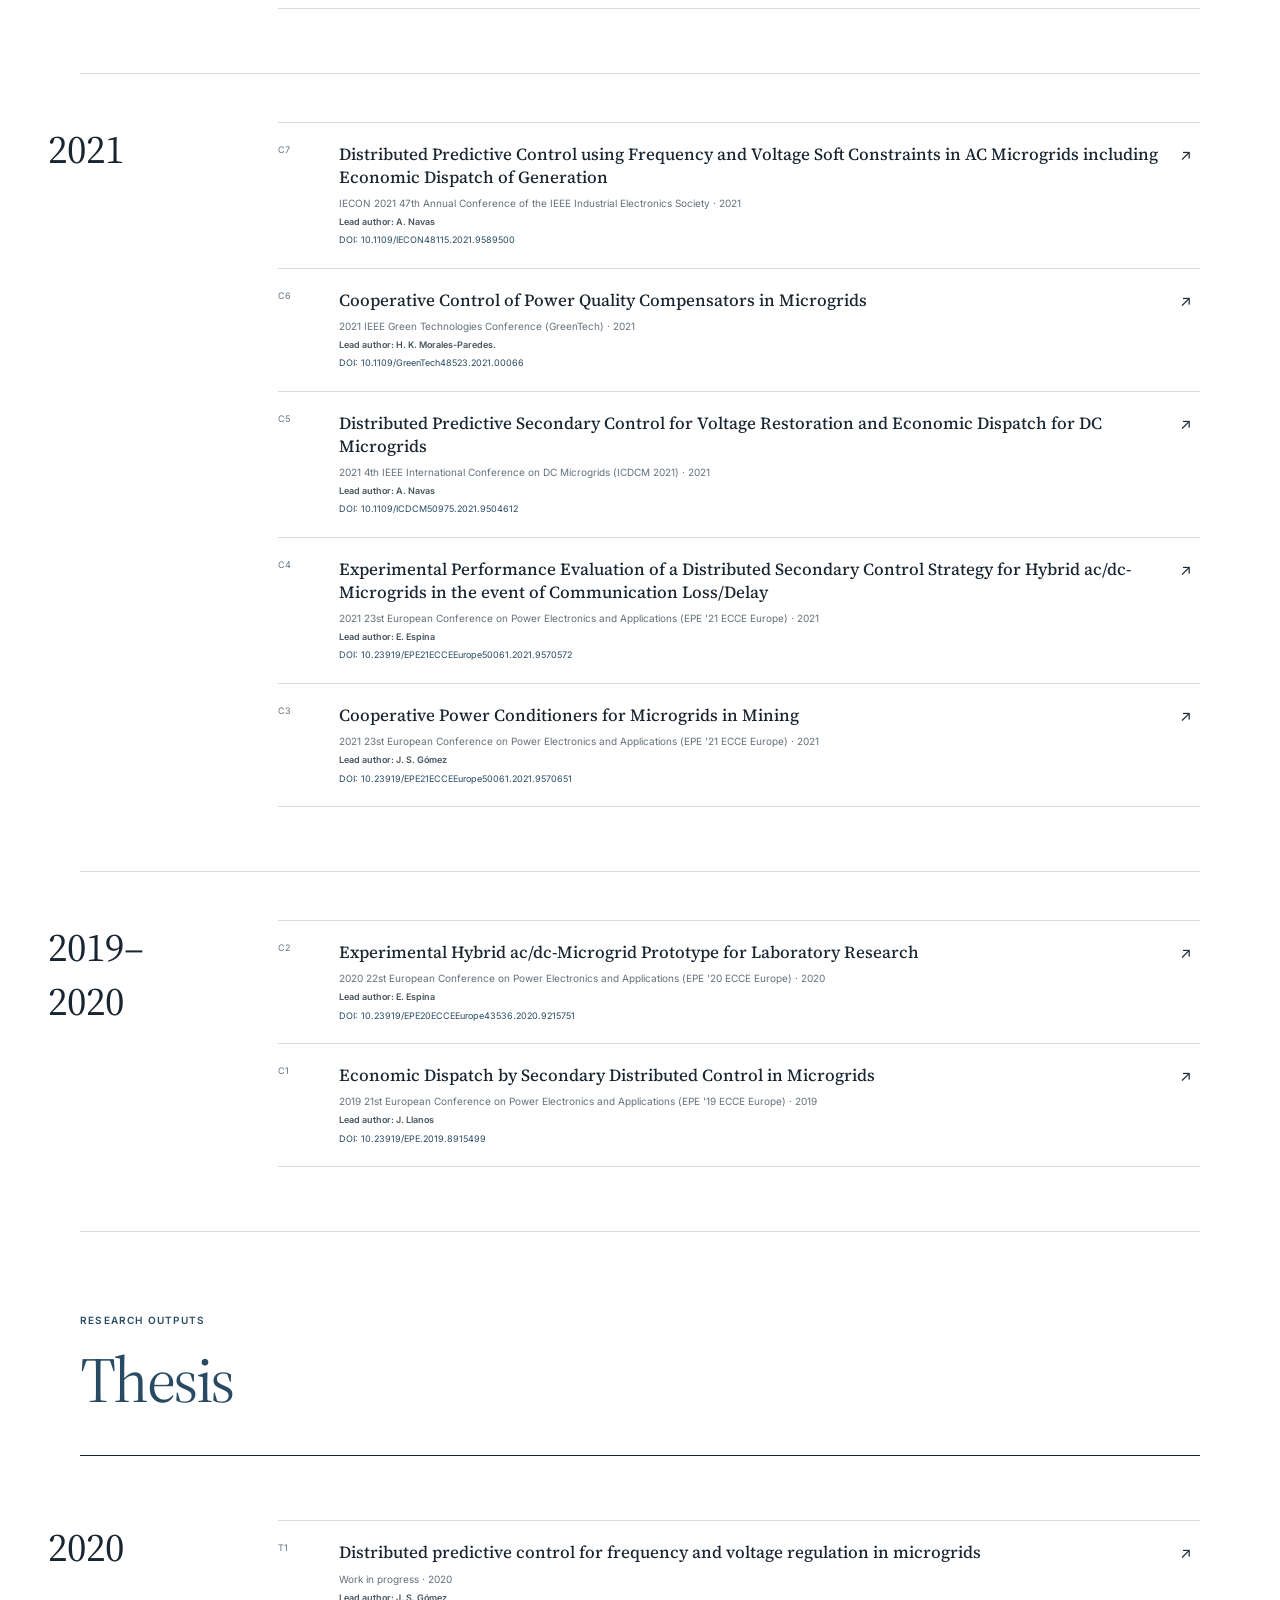
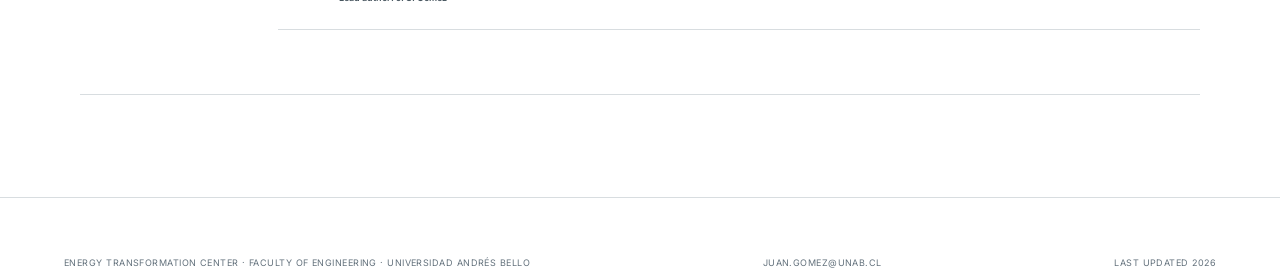
<file: publications.html>
<!doctype html>
<html lang="en"><head><meta charset="UTF-8"><meta name="viewport" content="width=device-width,initial-scale=1"><meta name="description" content="Journal articles, conference papers, and research outputs by Juan Sebastián Gómez Quintero."><title>Publications | Juan Sebastián Gómez Quintero</title><link rel="preconnect" href="https://fonts.googleapis.com"><link rel="preconnect" href="https://fonts.gstatic.com" crossorigin><link href="https://fonts.googleapis.com/css2?family=Inter:wght@400;500;600&family=Source+Serif+4:opsz,wght@8..60,400;8..60,500&display=swap" rel="stylesheet"><link rel="stylesheet" href="styles.css?v=site-27"></head>
<body><a class="skip-link" href="#main">Skip to content</a><header class="site-header"><a class="identity" href="index.html"><span class="identity-text"><strong>Juan Sebastián Gómez Quintero</strong><small>Cyberphysical Energy Systems</small></span></a><button class="nav-toggle" type="button" aria-expanded="false" aria-controls="site-nav">Menu</button><nav id="site-nav" aria-label="Main navigation"><a href="index.html">Home</a><a href="team.html">Team</a><a href="projects.html">Projects</a><a href="code.html">Code</a><a class="active" href="publications.html">Publications</a><a href="teaching.html">Teaching</a></nav></header>
<main id="main" class="publications-page"><header class="listing-intro"><p class="overline">Research outputs</p><h1>Publications</h1><p>Generated from the bibliography maintained with my academic CV. Full citation records are also available through <a href="https://scholar.google.com/" target="_blank" rel="noreferrer">Google Scholar ↗</a> and <a href="https://orcid.org/0000-0002-6507-1462" target="_blank" rel="noreferrer">ORCID ↗</a>.</p></header>
<nav class="publication-index" aria-label="Publication sections"><span>On this page</span><a href="index.html">Home</a><a href="#in-progress-dialog" data-dialog-target="in-progress-dialog">In progress</a><a href="#journals">Journals</a><a href="#conferences">Conferences</a><a href="#thesis">Thesis</a></nav>
<dialog class="publication-modal" id="in-progress-dialog" aria-labelledby="in-progress-title">
  <button class="publication-modal-close" type="button" aria-label="Close work in progress">Close ×</button>
  <header><p class="overline">Current pipeline</p><h2 id="in-progress-title">Work in progress</h2><p>Listed in the order maintained in the academic CV bibliography.</p></header>
  <div class="bibliography">  <article id="publication-espina-2026" class="citation"><span>W1</span><div><h3>Control and Operation of Single-/Three-Phase Four-Wire Microgrids: An Overview</h3><p>Work in progress · 2026</p><em>Lead author: E. Espina</em></div><b></b></article>
  <article id="publication-yasic2026" class="citation"><span>W2</span><div><h3>Fault location and classification in electrical grids through decision-tree-based algorithms</h3><p>Submitted to IEEE-PES International Meeting 2027 · In progress</p><em>Lead author: N. Yasic</em></div><b></b></article>
  <article id="publication-sosa2026" class="citation"><span>W3</span><div><h3>Integration of Energy Management Systems (EMS) for Agrivoltaic Farming and Desalination Applications, Review</h3><p>Work in Progress · 2026</p><em>Lead author: D. Sosa</em></div><b></b></article>
  <article id="publication-burgos2026" class="citation"><span>W4</span><div><h3>Distributed Model Predictive Control: An Overview on Tertiary and Secondary Control Layers for Microgrids</h3><p>Submitted to IEEE Transactions on Indistrial Informatics · 2026</p><em>Lead author: C. Burgos</em></div><b></b></article>
  <article id="publication-parrado2026" class="citation"><span>W5</span><div><h3>Quantifying the Dispatch Fidelity Gap in Utility-Scale PV+BESS: Receding-Horizon LP, Robust MPC, and Soft Actor-Critic under Atacama Market Conditions</h3><p>Submitted to Advanced Energy and Sustainability Research · 2026</p><em>Lead author: C. Parrado</em></div><b></b></article>
  <article id="publication-parrado2026b" class="citation"><span>W6</span><div><h3>A Multi-Criteria Study Case of Statistical, Machine-Learning and Foundation Models for Building Energy Consumption Forecasting</h3><p>Work in Progress · 2026</p><em>Lead author: F. Manière</em></div><b></b></article></div>
</dialog>
<header class="conference-heading" id="journals"><p class="overline">Research outputs</p><h2>Journal articles</h2></header>
<section class="publication-year "><h2>2026</h2><div class="bibliography">
  <a id="publication-nursrep16010020" href="https://doi.org/10.3390/nursrep16010020" class="citation"><span>J18</span><div><h3>Expert Perspectives on Integrating Palliative Care into Primary Health Care: A Qualitative Analysis of a Modified Delphi Study</h3><p>Nursing Reports · 2026</p><em>Lead author: C. Muñoz-Olivar</em><small>DOI: 10.3390/nursrep16010020</small></div><b aria-hidden="true">↗</b></a>
  <a id="publication-munoz-2026b" href="https://doi.org/10.1186/s12913-026-15191-w" class="citation"><span>J17</span><div><h3>Development and validation of the synthetic index of palliative care integration into primary health care</h3><p>BMC Health Services Research · 2026</p><em>Lead author: C. Muñoz-Olivar</em><small>DOI: 10.1186/s12913-026-15191-w</small></div><b aria-hidden="true">↗</b></a>
  <a id="publication-munoz-2026" href="https://doi.org/10.1186/s12913-026-14781-y" class="citation"><span>J16</span><div><h3>Indicators for palliative care integration in primary health care: how expert profile shapes consensus in a modified Delphi study</h3><p>BMC Health Services Research · 2026</p><em>Lead author: C. Muñoz-Olivar</em><small>DOI: 10.1186/s12913-026-14781-y</small></div><b aria-hidden="true">↗</b></a>
  <a id="publication-bravo-2026" href="https://doi.org/10.1109/ACCESS.2026.3695782" class="citation"><span>J15</span><div><h3>Nonlinear Model Predictive Wide-Area Frequency Control for Inverter-Dominated Systems with IEC 61850-Based Communication Validation</h3><p>IEEE Access · 2026</p><em>Lead author: M. Bravo-López</em><small>DOI: 10.1109/ACCESS.2026.3695782</small></div><b aria-hidden="true">↗</b></a>
  <a id="publication-sosa2026102520" href="https://doi.org/10.1016/j.segan.2026.102520" class="citation"><span>J14</span><div><h3>Transactive microgrid with distributed energy resources based on blockchain technology</h3><p>Sustainable Energy, Grids and Networks · 2026</p><em>Lead author: D. Sosa</em><small>DOI: 10.1016/j.segan.2026.102520</small></div><b aria-hidden="true">↗</b></a>
  <a id="publication-gomez2025-2" href="https://doi.org/10.1109/ACCESS.2026.3680294" class="citation"><span>J13</span><div><h3>Technical Aspects for Smart Grids Interoperability: IoT and IEC 61850 as Key Enablers</h3><p>IEEE ACCESS · 2026</p><em>Lead author: B. Oliveira</em><small>DOI: 10.1109/ACCESS.2026.3680294</small></div><b aria-hidden="true">↗</b></a>
</div></section>
<section class="publication-year "><h2>2025</h2><div class="bibliography">
  <a id="publication-munoz2025" href="https://doi.org/10.2196/60169" class="citation"><span>J12</span><div><h3>Education and Symptom Reporting in an mHealth App for Patients With Cancer: Mixed Methods Development and Validation Study</h3><p>JMIR Human Factors · 2025</p><em>Lead author: C. Muñoz-Olivar</em><small>DOI: 10.2196/60169</small></div><b aria-hidden="true">↗</b></a>
  <a id="publication-perez2025" href="https://doi.org/10.1016/j.segan.2025.101635" class="citation"><span>J11</span><div><h3>Enhanced Microgrid Reliability through Software-Defined Networking and Extended Horizon Predictive Control</h3><p>Sustainable Energy, Grids and Networks · 2025</p><em>Lead author: R. Pérez</em><small>DOI: 10.1016/j.segan.2025.101635</small></div><b aria-hidden="true">↗</b></a>
  <a id="publication-gomez2025" href="https://doi.org/10.1016/j.rser.2025.115885" class="citation"><span>J10</span><div><h3>Fuelling the Transition: A Comprehensive Analysis of Hydrogen Roadmaps in Chile, Brazil and Colombia</h3><p>Renewable and Sustainable Energy Reviews · 2025</p><em>Lead author: J. S. Gómez</em><small>DOI: 10.1016/j.rser.2025.115885</small></div><b aria-hidden="true">↗</b></a>
</div></section>
<section class="publication-year "><h2>2023</h2><div class="bibliography">
  <a id="publication-gomez2023" href="https://doi.org/10.3390/app13063523" class="citation"><span>J9</span><div><h3>Predictive Control for Current Distortion Mitigation in Mining Power Grids</h3><p>Applied Sciences MPDI - Special Issue Multiport Converters for Renewable Energy Sources and EV Applications · 2023</p><em>Lead author: J. S. Gómez</em><small>DOI: 10.3390/app13063523</small></div><b aria-hidden="true">↗</b></a>
  <a id="publication-navas2022" href="https://doi.org/10.1109/TSG.2023.3261569" class="citation"><span>J8</span><div><h3>Distributed predictive secondary control with soft constraints for optimal dispatch in hybrid AC/DC microgrids</h3><p>IEEE Transactions on Smart Grid · 2023</p><em>Lead author: A. Navas</em><small>DOI: 10.1109/TSG.2023.3261569</small></div><b aria-hidden="true">↗</b></a>
  <a id="publication-martinez-gomez2023" href="https://doi.org/10.3390/su152215698" class="citation"><span>J7</span><div><h3>Distributed Cooperative Control of Clusters of Power Quality Compensators based on the Conservative Power Theory for Grid-tied AC Microgrids</h3><p>Sustainability · 2023</p><em>Lead author: M. Martinez-Gómez</em><small>DOI: 10.3390/su152215698</small></div><b aria-hidden="true">↗</b></a>
</div></section>
<section class="publication-year "><h2>2020–2022</h2><div class="bibliography">
  <a id="publication-gomez2020" href="https://doi.org/10.1109/ACCESS.2020.3032281" class="citation"><span>J6</span><div><h3>An Overview of Microgrids Challenges in the Mining Industry</h3><p>IEEE Access · 2020</p><em>Lead author: J. S. Gómez</em><small>DOI: 10.1109/ACCESS.2020.3032281</small></div><b aria-hidden="true">↗</b></a>
  <a id="publication-navas2021" href="https://doi.org/10.1109/TSG.2021.3053092" class="citation"><span>J5</span><div><h3>Distributed Predictive Control Strategy for Frequency Restoration of Microgrids Considering Optimal Dispatch</h3><p>IEEE Transactions on Smart Grid · 2021</p><em>Lead author: A. Navas</em><small>DOI: 10.1109/TSG.2021.3053092</small></div><b aria-hidden="true">↗</b></a>
  <a id="publication-rute2021" href="https://doi.org/10.1109/JESTPE.2022.3157979" class="citation"><span>J4</span><div><h3>Distributed Predictive Control for Secondary Level in Hybrid ac/dc Microgrids</h3><p>IEEE Journal of Emerging and Selected Topics in Power Electronics · 2022</p><em>Lead author: E. Rute</em><small>DOI: 10.1109/JESTPE.2022.3157979</small></div><b aria-hidden="true">↗</b></a>
  <a id="publication-burgos2019" href="https://doi.org/10.1109/TSG.2021.3108677" class="citation"><span>J3</span><div><h3>Distributed predictive secondary control for imbalance sharing in AC microgrids</h3><p>IEEE Transactions on Smart Grid · 2021</p><em>Lead author: A. Navas</em><small>DOI: 10.1109/TSG.2021.3108677</small></div><b aria-hidden="true">↗</b></a>
  <a id="publication-serban2019" href="https://doi.org/10.1109/ACCESS.2020.2977928" class="citation"><span>J2</span><div><h3>Communication Requirements in Microgrids: a Practical Survey</h3><p>IEEE Access · 2020</p><em>Lead author: I. Serban</em><small>DOI: 10.1109/ACCESS.2020.2977928</small></div><b aria-hidden="true">↗</b></a>
  <a id="publication-gomez2019" href="https://doi.org/10.1109/TSG.2019.2935977" class="citation"><span>J1</span><div><h3>Distributed Predictive Control for Frequency and Voltage Regulation in Microgrids</h3><p>IEEE Transactions on Smart Grid · 2020</p><em>Lead author: J. S. Gómez</em><small>DOI: 10.1109/TSG.2019.2935977</small></div><b aria-hidden="true">↗</b></a>
</div></section>
<header class="conference-heading" id="conferences"><p class="overline">Research outputs</p><h2>Conferences</h2></header>
<section class="publication-year conference-year"><h2>2026</h2><div class="bibliography">
  <article id="publication-montoya-2026" class="citation"><span>C12</span><div><h3>A GIS-Based Method to Prioritize MV Feeders for PV-SDGF Interconnection</h3><p>17th IEEE International Symposium on Power Electronics for Distributed Generation Systems (PEDG) · 2026</p><em>Lead author: D. Montoya</em></div><b></b></article>
</div></section>
<section class="publication-year conference-year"><h2>2025</h2><div class="bibliography">
  <a id="publication-gomez2025-4" href="https://doi.org/10.1109/CHILECON66915.2025.11476106" class="citation"><span>C11</span><div><h3>Dynamic Hydrogen Microgrid Control: A Dual-Domain MPC Approach with Local Flow Loops</h3><p>2025 IEEE-CHILEAN Conference on Electrical, Electronics Eng., Information and Communication Technologies (CHILECON) · 2025</p><em>Lead author: J. S. Gómez</em><small>DOI: 10.1109/CHILECON66915.2025.11476106</small></div><b aria-hidden="true">↗</b></a>
  <a id="publication-yasic2025" href="https://doi.org/10.1109/CHILECON66915.2025.11476587" class="citation"><span>C10</span><div><h3>Hardware-in-the-Loop Validation of a Basic PV Model Using OpenModelica and OPAL-RT</h3><p>2025 IEEE CHILEAN Conference on Electrical, Electronics Engineering, Information and Communication Technologies (CHILECON) · 2025</p><em>Lead author: N. Yasic</em><small>DOI: 10.1109/CHILECON66915.2025.11476587</small></div><b aria-hidden="true">↗</b></a>
</div></section>
<section class="publication-year conference-year"><h2>2022–2024</h2><div class="bibliography">
  <a id="publication-chamorro2024" href="https://doi.org/10.1109/CONCAPAN63470.2024.10933606" class="citation"><span>C9</span><div><h3>Hierarchical energy management system with demand side management for green hydrogen-based microgrids</h3><p>IEEE 42 Central America and Panama Convention (CONCAPAN) · 2024</p><em>Lead author: K. Chamorro-Caceres</em><small>DOI: 10.1109/CONCAPAN63470.2024.10933606</small></div><b aria-hidden="true">↗</b></a>
  <a id="publication-9935710" href="https://doi.org/10.1109/ETCM56276.2022.9935710" class="citation"><span>C8</span><div><h3>Comparison of Control Strategies for Monitoring the Maximum Power Point Tracking of a Photovoltaic Plant</h3><p>2022 IEEE Sixth Ecuador Technical Chapters Meeting (ETCM) · 2022</p><em>Lead author: S. Intriago</em><small>DOI: 10.1109/ETCM56276.2022.9935710</small></div><b aria-hidden="true">↗</b></a>
</div></section>
<section class="publication-year conference-year"><h2>2021</h2><div class="bibliography">
  <a id="publication-navas2021c" href="https://doi.org/10.1109/IECON48115.2021.9589500" class="citation"><span>C7</span><div><h3>Distributed Predictive Control using Frequency and Voltage Soft Constraints in AC Microgrids including Economic Dispatch of Generation</h3><p>IECON 2021 47th Annual Conference of the IEEE Industrial Electronics Society · 2021</p><em>Lead author: A. Navas</em><small>DOI: 10.1109/IECON48115.2021.9589500</small></div><b aria-hidden="true">↗</b></a>
  <a id="publication-morales2021" href="https://doi.org/10.1109/GreenTech48523.2021.00066" class="citation"><span>C6</span><div><h3>Cooperative Control of Power Quality Compensators in Microgrids</h3><p>2021 IEEE Green Technologies Conference (GreenTech) · 2021</p><em>Lead author: H. K. Morales-Paredes.</em><small>DOI: 10.1109/GreenTech48523.2021.00066</small></div><b aria-hidden="true">↗</b></a>
  <a id="publication-navas2021b" href="https://doi.org/10.1109/ICDCM50975.2021.9504612" class="citation"><span>C5</span><div><h3>Distributed Predictive Secondary Control for Voltage Restoration and Economic Dispatch for DC Microgrids</h3><p>2021 4th IEEE International Conference on DC Microgrids (ICDCM 2021) · 2021</p><em>Lead author: A. Navas</em><small>DOI: 10.1109/ICDCM50975.2021.9504612</small></div><b aria-hidden="true">↗</b></a>
  <a id="publication-espina2021" href="https://doi.org/10.23919/EPE21ECCEEurope50061.2021.9570572" class="citation"><span>C4</span><div><h3>Experimental Performance Evaluation of a Distributed Secondary Control Strategy for Hybrid ac/dc-Microgrids in the event of Communication Loss/Delay</h3><p>2021 23st European Conference on Power Electronics and Applications (EPE &#x27;21 ECCE Europe) · 2021</p><em>Lead author: E. Espina</em><small>DOI: 10.23919/EPE21ECCEEurope50061.2021.9570572</small></div><b aria-hidden="true">↗</b></a>
  <a id="publication-gomez2021" href="https://doi.org/10.23919/EPE21ECCEEurope50061.2021.9570651" class="citation"><span>C3</span><div><h3>Cooperative Power Conditioners for Microgrids in Mining</h3><p>2021 23st European Conference on Power Electronics and Applications (EPE &#x27;21 ECCE Europe) · 2021</p><em>Lead author: J. S. Gómez</em><small>DOI: 10.23919/EPE21ECCEEurope50061.2021.9570651</small></div><b aria-hidden="true">↗</b></a>
</div></section>
<section class="publication-year conference-year"><h2>2019–2020</h2><div class="bibliography">
  <a id="publication-espina2019" href="https://doi.org/10.23919/EPE20ECCEEurope43536.2020.9215751" class="citation"><span>C2</span><div><h3>Experimental Hybrid ac/dc-Microgrid Prototype for Laboratory Research</h3><p>2020 22st European Conference on Power Electronics and Applications (EPE &#x27;20 ECCE Europe) · 2020</p><em>Lead author: E. Espina</em><small>DOI: 10.23919/EPE20ECCEEurope43536.2020.9215751</small></div><b aria-hidden="true">↗</b></a>
  <a id="publication-llanos2019" href="https://doi.org/10.23919/EPE.2019.8915499" class="citation"><span>C1</span><div><h3>Economic Dispatch by Secondary Distributed Control in Microgrids</h3><p>2019 21st European Conference on Power Electronics and Applications (EPE &#x27;19 ECCE Europe) · 2019</p><em>Lead author: J. Llanos</em><small>DOI: 10.23919/EPE.2019.8915499</small></div><b aria-hidden="true">↗</b></a>
</div></section>
<header class="conference-heading" id="thesis"><p class="overline">Research outputs</p><h2>Thesis</h2></header>
<section class="publication-year "><h2>2020</h2><div class="bibliography">
  <a id="publication-gomez-phd-2020" href="http://repositorio.uchile.cl/handle/2250/173842" class="citation"><span>T1</span><div><h3>Distributed predictive control for frequency and voltage regulation in microgrids</h3><p>Work in progress · 2020</p><em>Lead author: J. S. Gómez</em></div><b aria-hidden="true">↗</b></a>
</div></section>
</main><footer><p>Energy Transformation Center · Faculty of Engineering · Universidad Andrés Bello</p><p>juan.gomez@unab.cl</p><p>Last updated <span id="updated-year"></span></p></footer><script src="script.js?v=site-26"></script></body></html>
</file>
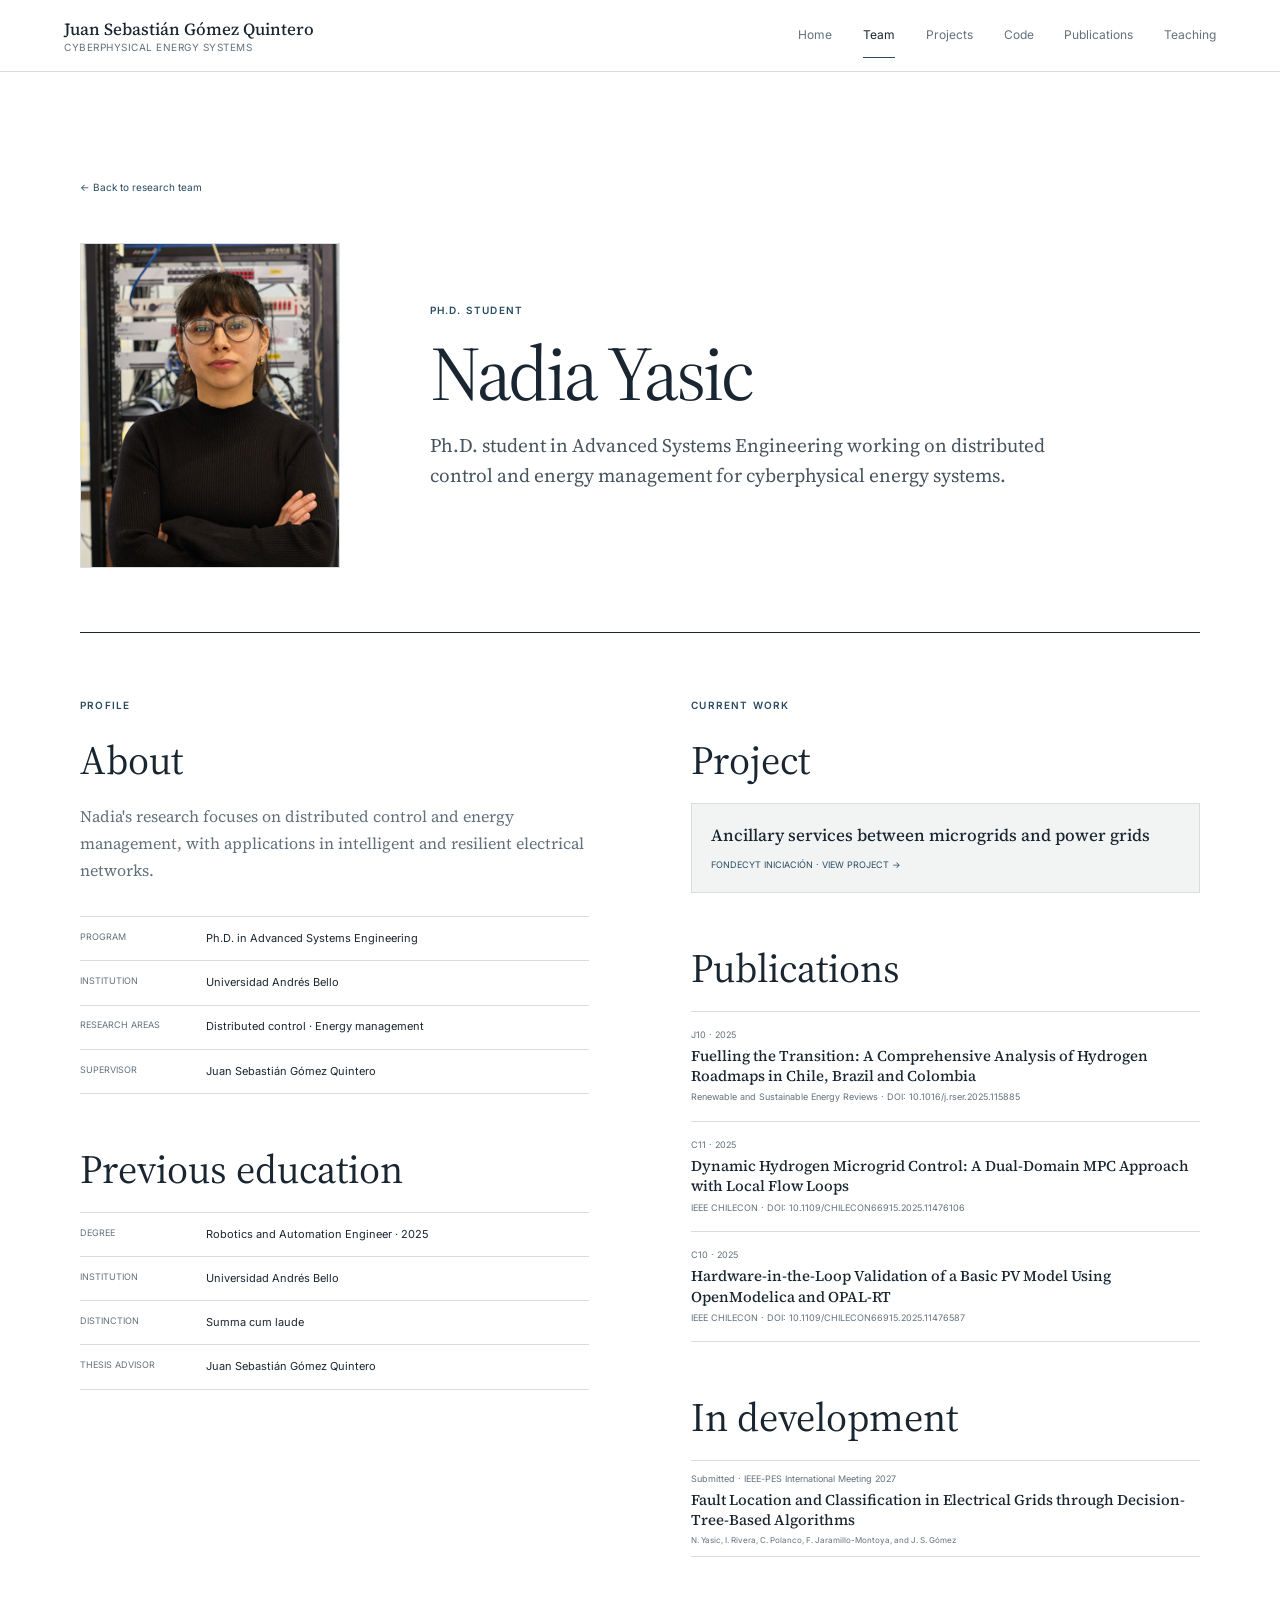
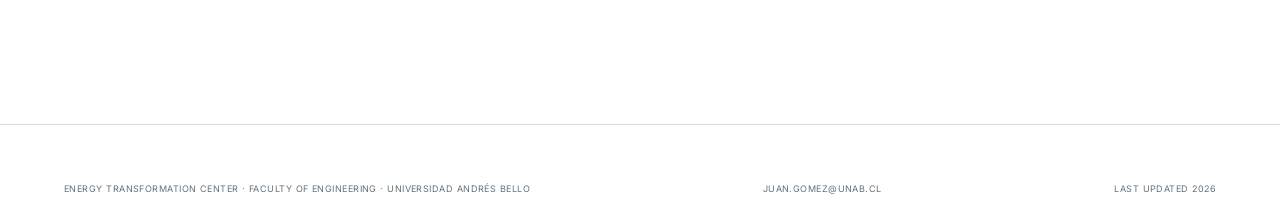
<file: student.html>
<!doctype html><html lang="en"><head><meta charset="UTF-8"><meta name="viewport" content="width=device-width,initial-scale=1"><meta name="description" content="Nadia Yasic, Ph.D. student working on distributed control and energy management."><title>Nadia Yasic | Cyberphysical Energy Systems</title><link rel="preconnect" href="https://fonts.googleapis.com"><link rel="preconnect" href="https://fonts.gstatic.com" crossorigin><link href="https://fonts.googleapis.com/css2?family=Inter:wght@400;500;600&family=Source+Serif+4:opsz,wght@8..60,400;8..60,500&display=swap" rel="stylesheet"><link rel="stylesheet" href="styles.css?v=site-27"></head>
<body><a class="skip-link" href="#main">Skip to content</a>
<header class="site-header"><a class="identity" href="index.html"><span class="identity-text"><strong>Juan Sebastián Gómez Quintero</strong><small>Cyberphysical Energy Systems</small></span></a><button class="nav-toggle" type="button" aria-expanded="false" aria-controls="site-nav">Menu</button><nav id="site-nav" aria-label="Main navigation"><a href="index.html">Home</a><a class="active" href="team.html">Team</a><a href="projects.html">Projects</a><a href="code.html">Code</a><a href="publications.html">Publications</a><a href="teaching.html">Teaching</a></nav></header>
<main id="main" class="student-page">
  <a class="back-link" href="team.html">← Back to research team</a>
  <section class="student-hero"><div class="student-photo"><img src="photos/Nyasic.png" alt="Nadia Yasic"></div><div><p class="overline">Ph.D. student</p><h1>Nadia Yasic</h1><p class="student-lead">Ph.D. student in Advanced Systems Engineering working on distributed control and energy management for cyberphysical energy systems.</p></div></section>
  <div class="student-content">
    <section><p class="overline">Profile</p><h2>About</h2><p>Nadia's research focuses on distributed control and energy management, with applications in intelligent and resilient electrical networks.</p><dl class="student-facts"><div><dt>Program</dt><dd>Ph.D. in Advanced Systems Engineering</dd></div><div><dt>Institution</dt><dd>Universidad Andrés Bello</dd></div><div><dt>Research areas</dt><dd>Distributed control · Energy management</dd></div><div><dt>Supervisor</dt><dd>Juan Sebastián Gómez Quintero</dd></div></dl><h2 class="subheading">Previous education</h2><dl class="student-facts student-education"><div><dt>Degree</dt><dd>Robotics and Automation Engineer · 2025</dd></div><div><dt>Institution</dt><dd>Universidad Andrés Bello</dd></div><div><dt>Distinction</dt><dd>Summa cum laude</dd></div><div><dt>Thesis advisor</dt><dd>Juan Sebastián Gómez Quintero</dd></div></dl></section>
    <section><p class="overline">Current work</p><h2>Project</h2><a class="student-project" href="projects.html#ancillary-services"><strong>Ancillary services between microgrids and power grids</strong><span>Fondecyt Iniciación · View project →</span></a><h2 class="subheading">Publications</h2><div class="student-publications"><a href="publications.html#publication-gomez2025"><span>J10 · 2025</span><strong>Fuelling the Transition: A Comprehensive Analysis of Hydrogen Roadmaps in Chile, Brazil and Colombia</strong><small>Renewable and Sustainable Energy Reviews · DOI: 10.1016/j.rser.2025.115885</small></a><a href="publications.html#publication-gomez2025-4"><span>C11 · 2025</span><strong>Dynamic Hydrogen Microgrid Control: A Dual-Domain MPC Approach with Local Flow Loops</strong><small>IEEE CHILECON · DOI: 10.1109/CHILECON66915.2025.11476106</small></a><a href="publications.html#publication-yasic2025"><span>C10 · 2025</span><strong>Hardware-in-the-Loop Validation of a Basic PV Model Using OpenModelica and OPAL-RT</strong><small>IEEE CHILECON · DOI: 10.1109/CHILECON66915.2025.11476587</small></a></div><h2 class="subheading">In development</h2><div class="student-publications development-list"><article><span>Submitted · IEEE-PES International Meeting 2027</span><strong>Fault Location and Classification in Electrical Grids through Decision-Tree-Based Algorithms</strong><small>N. Yasic, I. Rivera, C. Polanco, F. Jaramillo-Montoya, and J. S. Gómez</small></article></div></section>
  </div>
</main><footer><p>Energy Transformation Center · Faculty of Engineering · Universidad Andrés Bello</p><p>juan.gomez@unab.cl</p><p>Last updated <span id="updated-year"></span></p></footer><script src="script.js?v=site-26"></script></body></html>
</file>
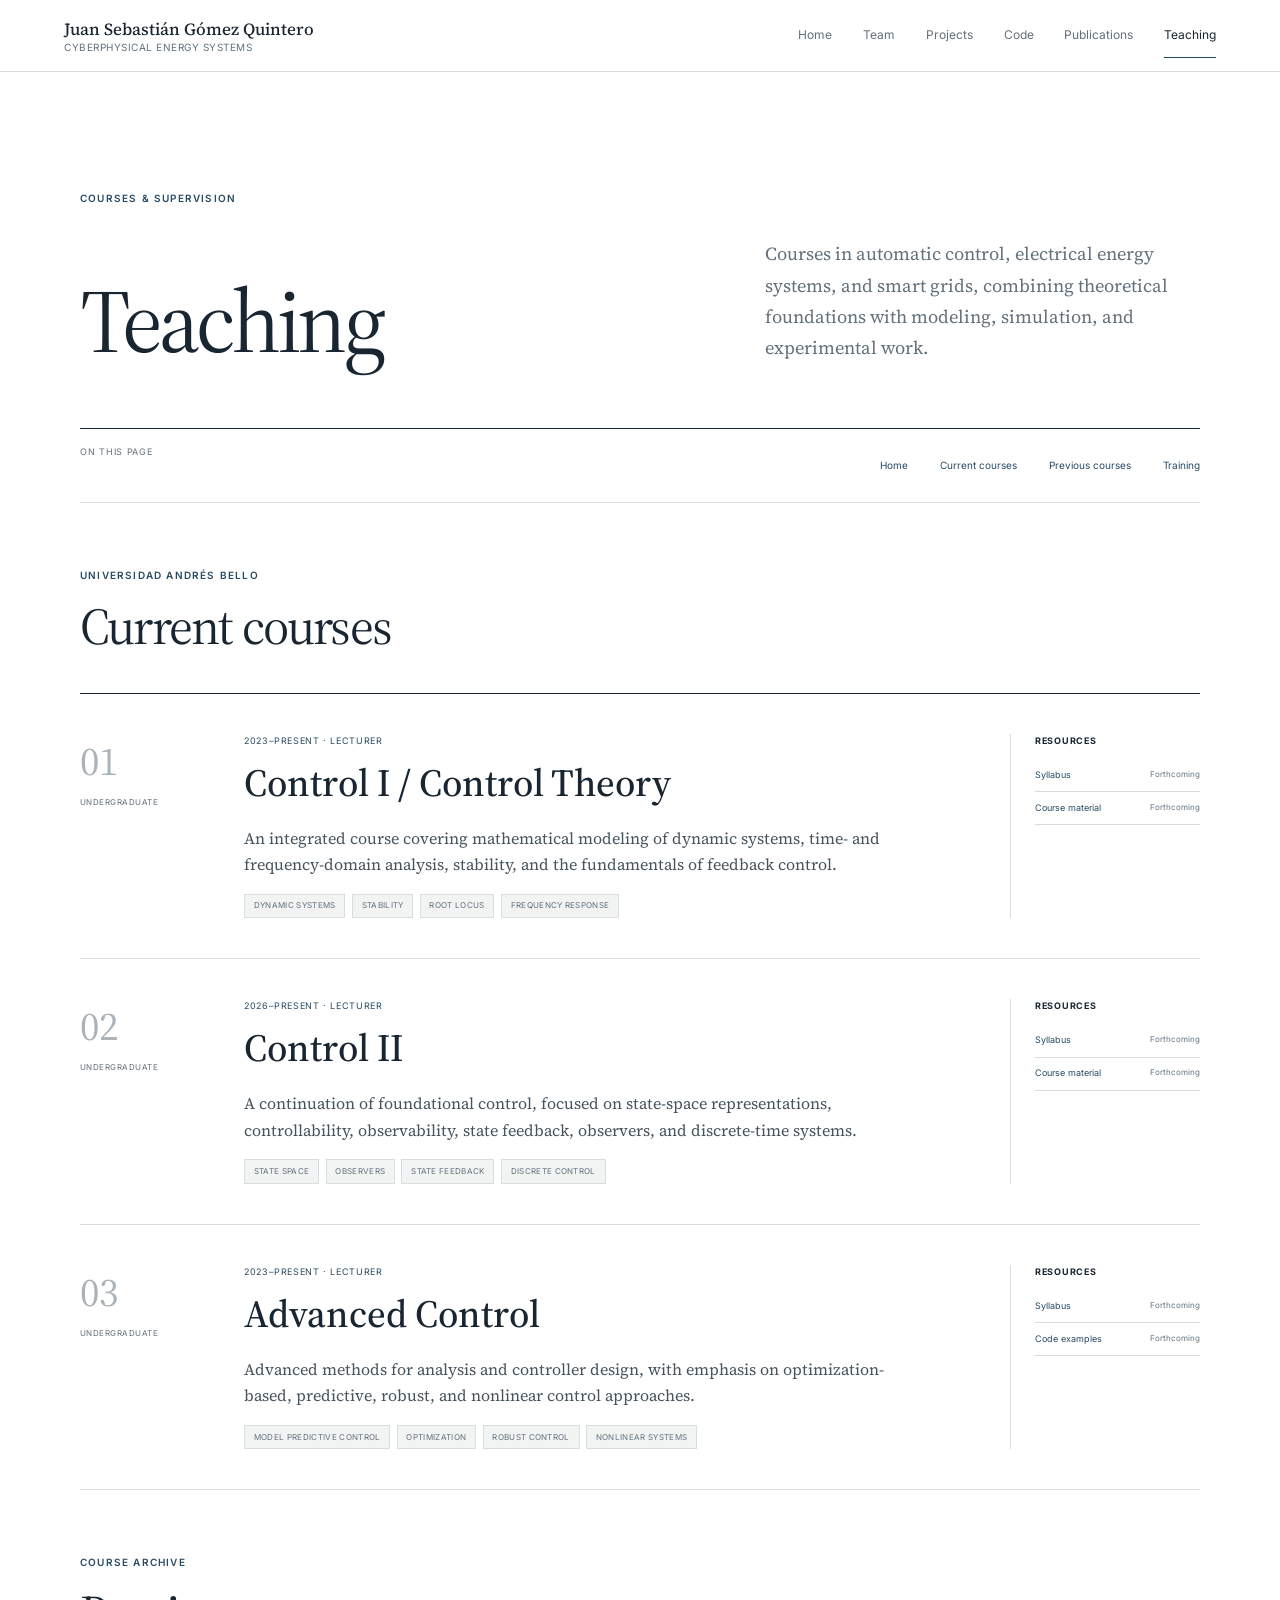
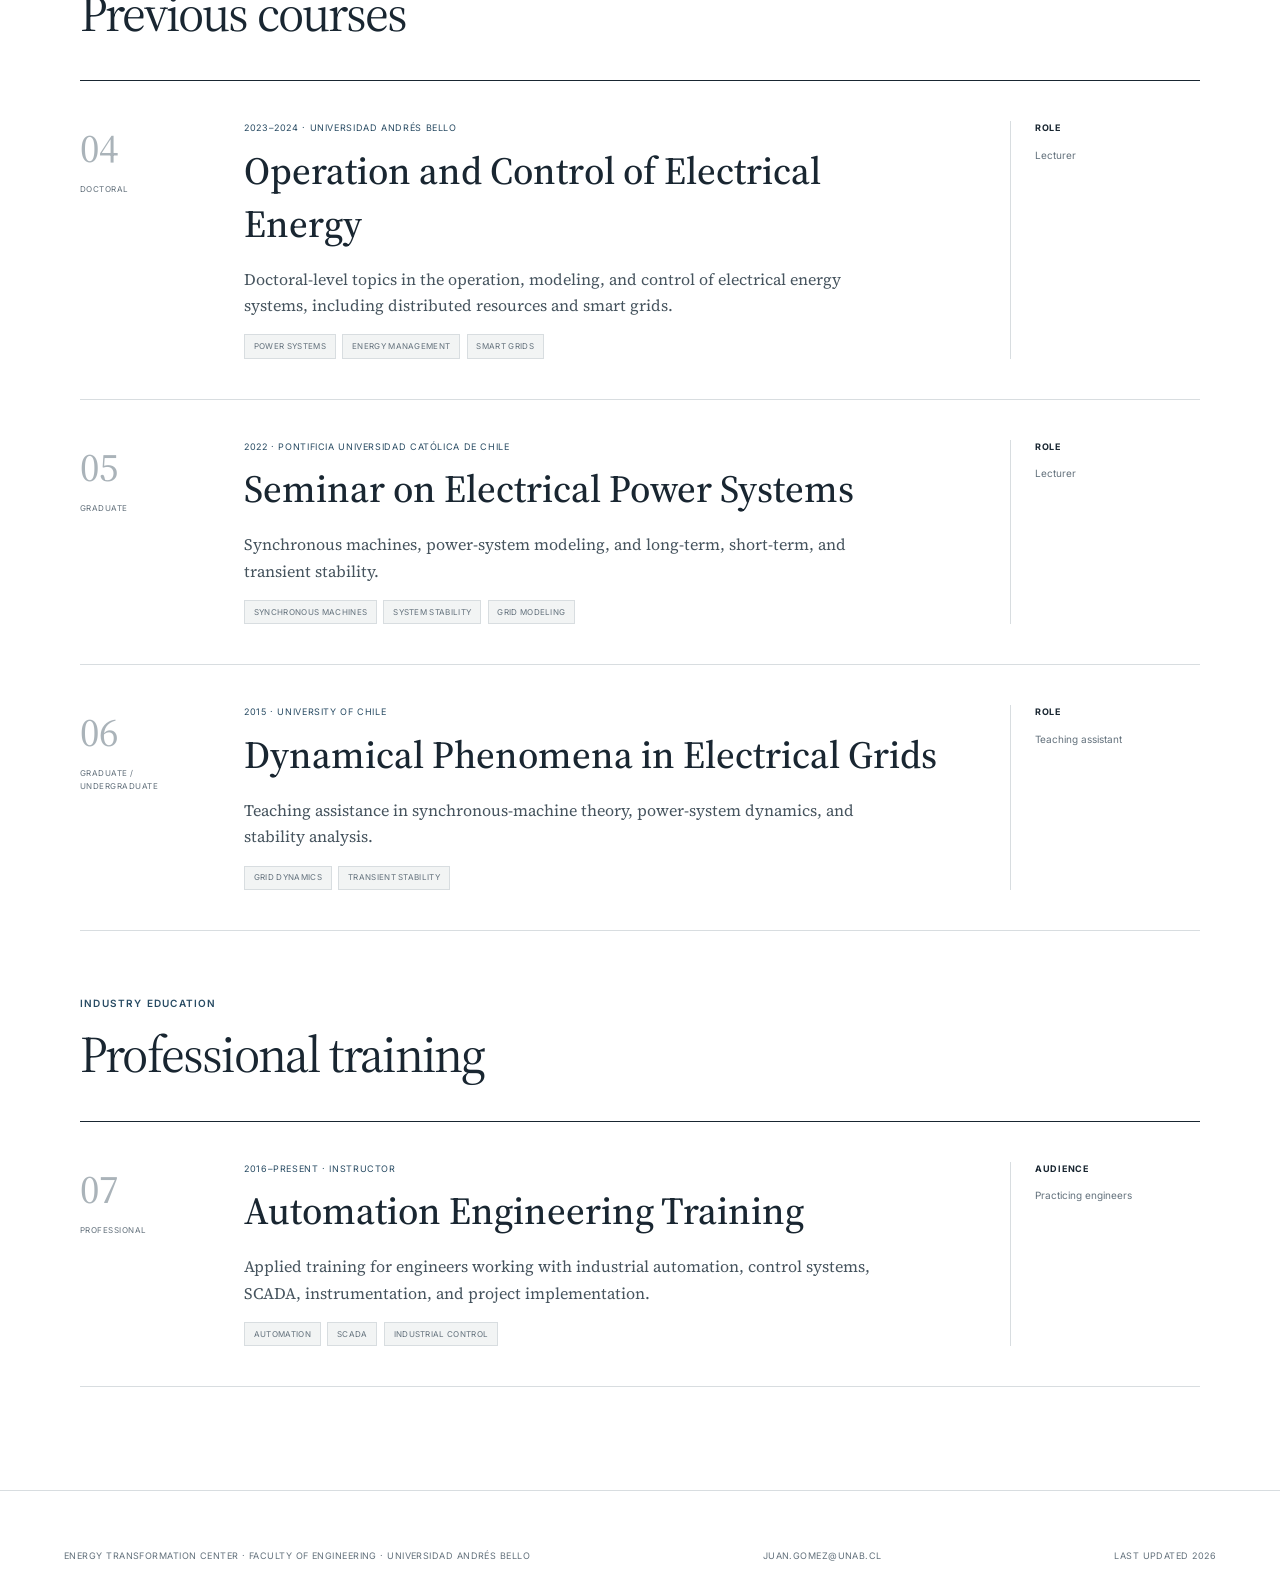
<file: teaching.html>
<!doctype html>
<html lang="en">
<head>
  <meta charset="UTF-8"><meta name="viewport" content="width=device-width,initial-scale=1">
  <meta name="description" content="Courses, teaching activities, and educational resources by Juan Sebastián Gómez Quintero.">
  <title>Teaching | Juan Sebastián Gómez Quintero</title>
  <link rel="preconnect" href="https://fonts.googleapis.com"><link rel="preconnect" href="https://fonts.gstatic.com" crossorigin>
  <link href="https://fonts.googleapis.com/css2?family=Inter:wght@400;500;600&family=Source+Serif+4:opsz,wght@8..60,400;8..60,500&display=swap" rel="stylesheet"><link rel="stylesheet" href="styles.css?v=site-27">
</head>
<body><a class="skip-link" href="#main">Skip to content</a>
<header class="site-header"><a class="identity" href="index.html"><span class="identity-text"><strong>Juan Sebastián Gómez Quintero</strong><small>Cyberphysical Energy Systems</small></span></a><button class="nav-toggle" type="button" aria-expanded="false" aria-controls="site-nav">Menu</button><nav id="site-nav" aria-label="Main navigation"><a href="index.html">Home</a><a href="team.html">Team</a><a href="projects.html">Projects</a><a href="code.html">Code</a><a href="publications.html">Publications</a><a class="active" href="teaching.html">Teaching</a></nav></header>

<main id="main" class="teaching-page">
  <header class="listing-intro"><p class="overline">Courses & supervision</p><h1>Teaching</h1><p>Courses in automatic control, electrical energy systems, and smart grids, combining theoretical foundations with modeling, simulation, and experimental work.</p></header>
  <nav class="teaching-index" aria-label="Teaching sections"><span>On this page</span><a href="index.html">Home</a><a href="#current-courses">Current courses</a><a href="#previous-courses">Previous courses</a><a href="#professional-training">Training</a></nav>

  <section class="course-group" id="current-courses" aria-labelledby="current-courses-title">
    <header class="course-group-title"><p class="overline">Universidad Andrés Bello</p><h2 id="current-courses-title">Current courses</h2></header>
    <article class="course-card" id="control-one"><div class="course-code"><span>01</span><small>Undergraduate</small></div><div class="course-main"><p>2023–present · Lecturer</p><h2>Control I / Control Theory</h2><p>An integrated course covering mathematical modeling of dynamic systems, time- and frequency-domain analysis, stability, and the fundamentals of feedback control.</p><div class="course-topics"><span>Dynamic systems</span><span>Stability</span><span>Root locus</span><span>Frequency response</span></div></div><aside><h3>Resources</h3><a href="#">Syllabus <span>Forthcoming</span></a><a href="#">Course material <span>Forthcoming</span></a></aside></article>
    <article class="course-card" id="control-two"><div class="course-code"><span>02</span><small>Undergraduate</small></div><div class="course-main"><p>2026–present · Lecturer</p><h2>Control II</h2><p>A continuation of foundational control, focused on state-space representations, controllability, observability, state feedback, observers, and discrete-time systems.</p><div class="course-topics"><span>State space</span><span>Observers</span><span>State feedback</span><span>Discrete control</span></div></div><aside><h3>Resources</h3><a href="#">Syllabus <span>Forthcoming</span></a><a href="#">Course material <span>Forthcoming</span></a></aside></article>
    <article class="course-card" id="advanced-control"><div class="course-code"><span>03</span><small>Undergraduate</small></div><div class="course-main"><p>2023–present · Lecturer</p><h2>Advanced Control</h2><p>Advanced methods for analysis and controller design, with emphasis on optimization-based, predictive, robust, and nonlinear control approaches.</p><div class="course-topics"><span>Model predictive control</span><span>Optimization</span><span>Robust control</span><span>Nonlinear systems</span></div></div><aside><h3>Resources</h3><a href="#">Syllabus <span>Forthcoming</span></a><a href="#">Code examples <span>Forthcoming</span></a></aside></article>
  </section>

  <section class="course-group" id="previous-courses" aria-labelledby="previous-courses-title">
    <header class="course-group-title"><p class="overline">Course archive</p><h2 id="previous-courses-title">Previous courses</h2></header>
    <article class="course-card"><div class="course-code"><span>04</span><small>Doctoral</small></div><div class="course-main"><p>2023–2024 · Universidad Andrés Bello</p><h2>Operation and Control of Electrical Energy</h2><p>Doctoral-level topics in the operation, modeling, and control of electrical energy systems, including distributed resources and smart grids.</p><div class="course-topics"><span>Power systems</span><span>Energy management</span><span>Smart grids</span></div></div><aside><h3>Role</h3><p>Lecturer</p></aside></article>
    <article class="course-card"><div class="course-code"><span>05</span><small>Graduate</small></div><div class="course-main"><p>2022 · Pontificia Universidad Católica de Chile</p><h2>Seminar on Electrical Power Systems</h2><p>Synchronous machines, power-system modeling, and long-term, short-term, and transient stability.</p><div class="course-topics"><span>Synchronous machines</span><span>System stability</span><span>Grid modeling</span></div></div><aside><h3>Role</h3><p>Lecturer</p></aside></article>
    <article class="course-card"><div class="course-code"><span>06</span><small>Graduate / undergraduate</small></div><div class="course-main"><p>2015 · University of Chile</p><h2>Dynamical Phenomena in Electrical Grids</h2><p>Teaching assistance in synchronous-machine theory, power-system dynamics, and stability analysis.</p><div class="course-topics"><span>Grid dynamics</span><span>Transient stability</span></div></div><aside><h3>Role</h3><p>Teaching assistant</p></aside></article>
  </section>

  <section class="course-group" id="professional-training" aria-labelledby="training-title"><header class="course-group-title"><p class="overline">Industry education</p><h2 id="training-title">Professional training</h2></header><article class="course-card"><div class="course-code"><span>07</span><small>Professional</small></div><div class="course-main"><p>2016–present · Instructor</p><h2>Automation Engineering Training</h2><p>Applied training for engineers working with industrial automation, control systems, SCADA, instrumentation, and project implementation.</p><div class="course-topics"><span>Automation</span><span>SCADA</span><span>Industrial control</span></div></div><aside><h3>Audience</h3><p>Practicing engineers</p></aside></article></section>
</main><footer><p>Energy Transformation Center · Faculty of Engineering · Universidad Andrés Bello</p><p>juan.gomez@unab.cl</p><p>Last updated <span id="updated-year"></span></p></footer><script src="script.js?v=site-26"></script></body></html>
</file>
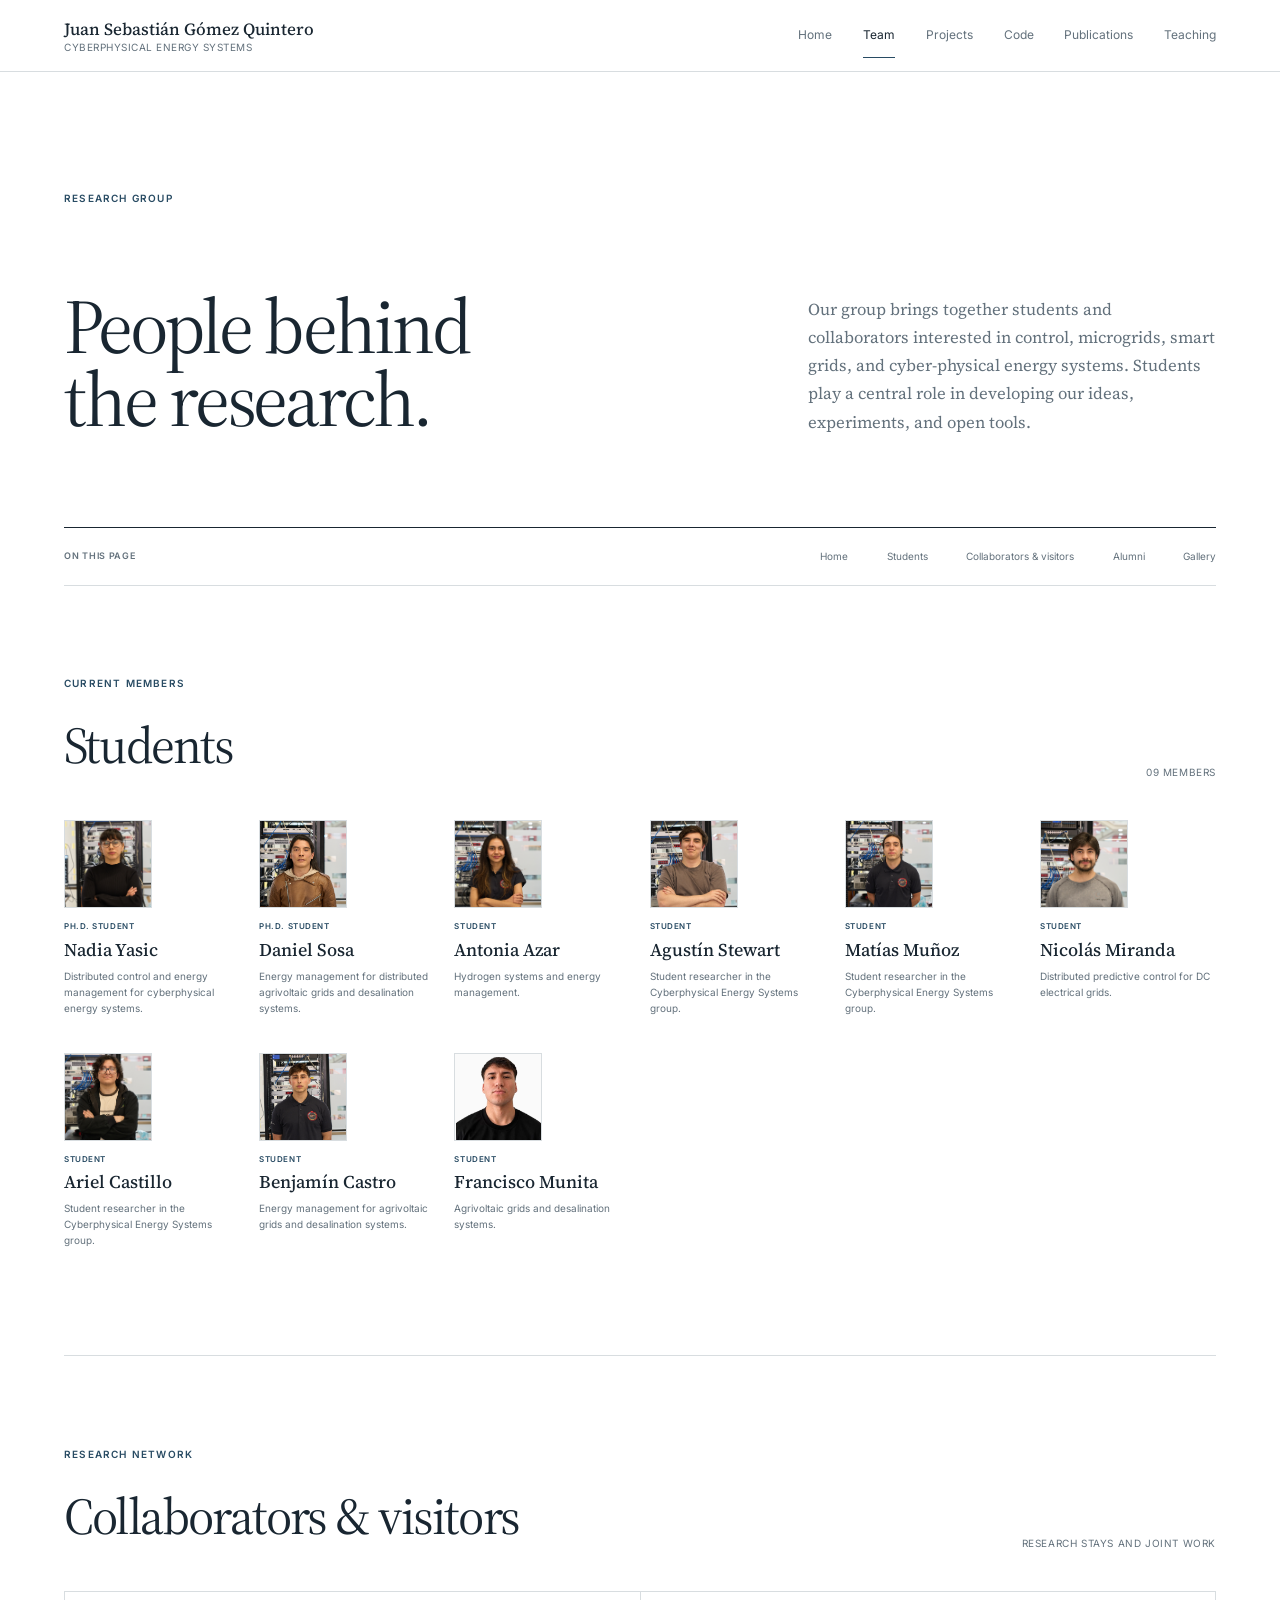
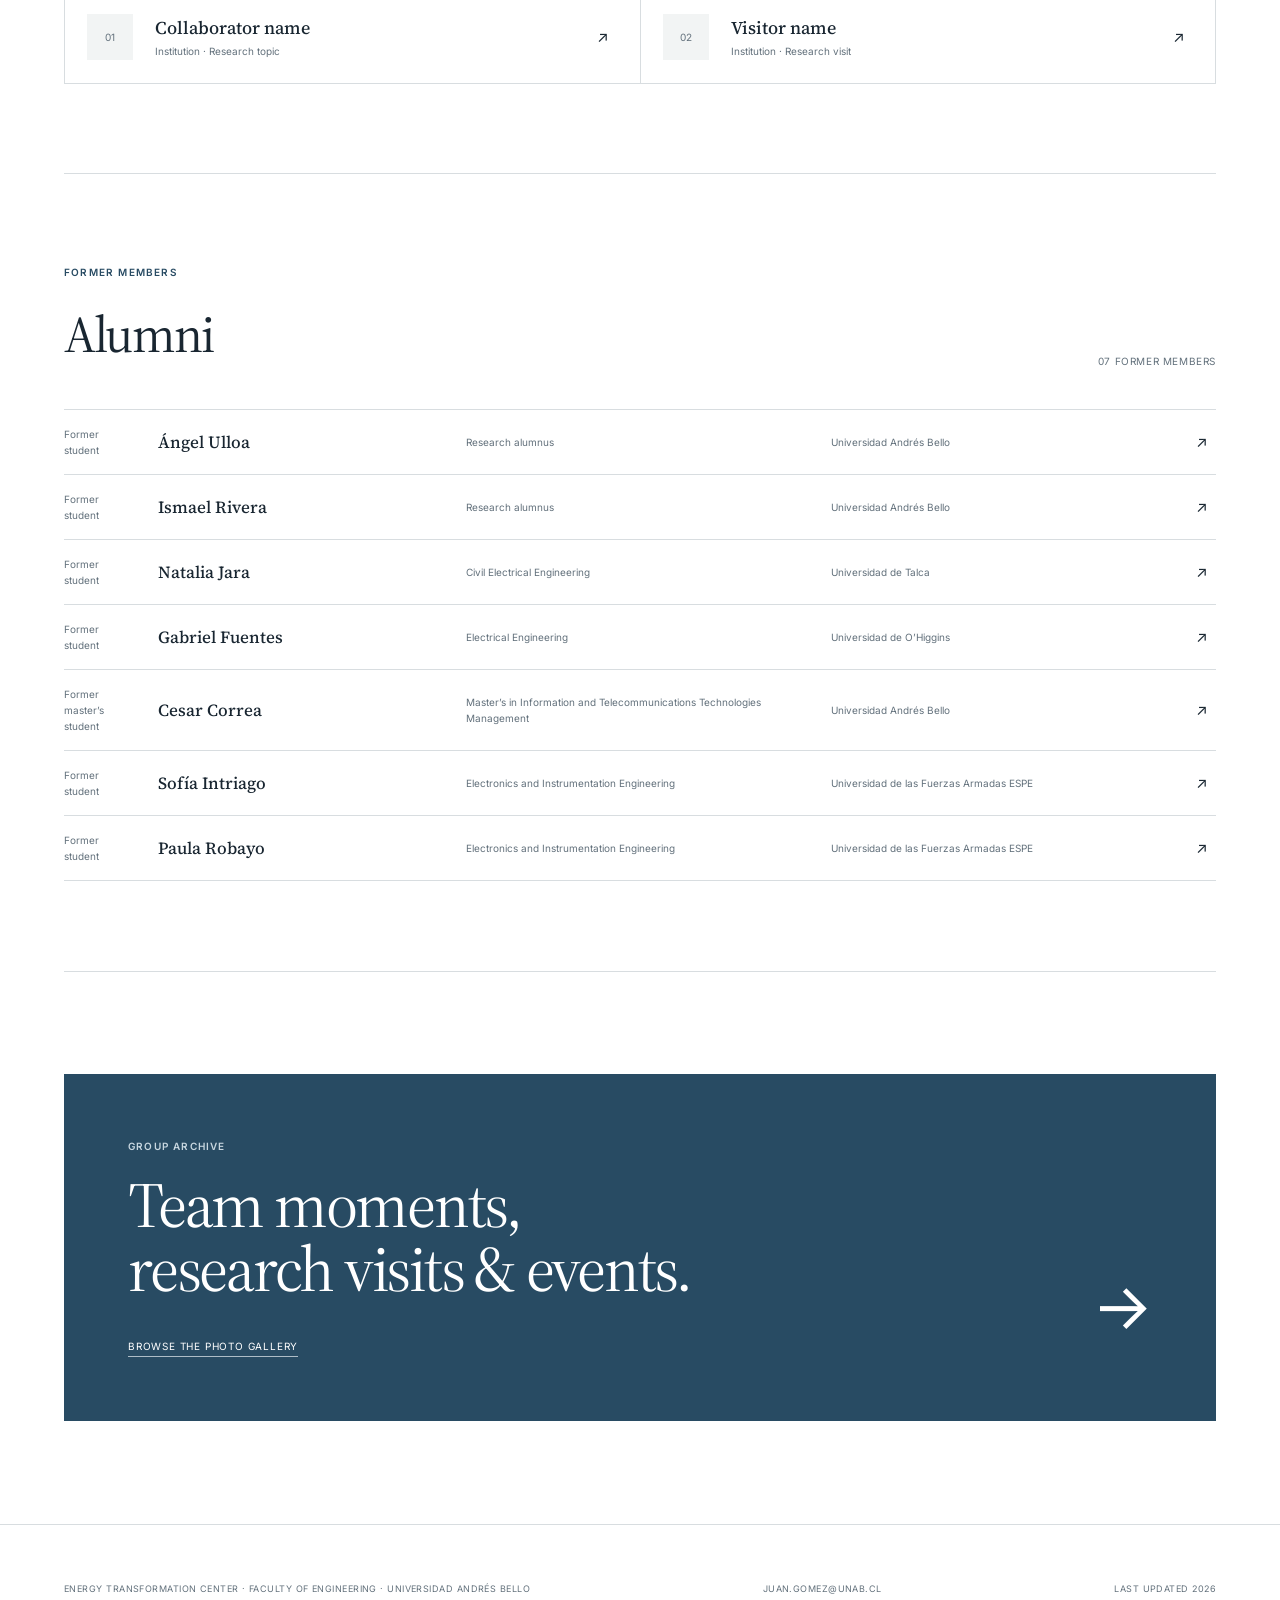
<file: team.html>
<!doctype html>
<html lang="en">
<head>
  <meta charset="UTF-8"><meta name="viewport" content="width=device-width, initial-scale=1.0">
  <meta name="description" content="Students, collaborators, and alumni working with Juan Sebastián Gómez Quintero on intelligent energy systems.">
  <title>Research Team | Juan Sebastián Gómez Quintero</title>
  <link rel="preconnect" href="https://fonts.googleapis.com"><link rel="preconnect" href="https://fonts.gstatic.com" crossorigin>
  <link href="https://fonts.googleapis.com/css2?family=Inter:wght@400;500;600&family=Source+Serif+4:opsz,wght@8..60,400;8..60,500&display=swap" rel="stylesheet">
  <link rel="stylesheet" href="styles.css?v=site-27">
</head>
<body>
  <a class="skip-link" href="#main">Skip to content</a>
  <header class="site-header">
    <a class="identity" href="index.html"><span class="identity-text"><strong>Juan Sebastián Gómez Quintero</strong><small>Cyberphysical Energy Systems</small></span></a>
    <button class="nav-toggle" type="button" aria-expanded="false" aria-controls="site-nav">Menu</button>
    <nav id="site-nav" aria-label="Main navigation"><a href="index.html">Home</a><a class="active" href="team.html">Team</a><a href="projects.html">Projects</a><a href="code.html">Code</a><a href="publications.html">Publications</a><a href="teaching.html">Teaching</a></nav>
  </header>

  <main id="main" class="team-page">
    <header class="page-intro">
      <p class="overline">Research group</p>
      <h1>People behind<br>the research.</h1>
      <p>Our group brings together students and collaborators interested in control, microgrids, smart grids, and cyber-physical energy systems. Students play a central role in developing our ideas, experiments, and open tools.</p>
    </header>

    <nav class="section-nav" aria-label="Research team sections">
      <span>On this page</span>
      <a href="index.html">Home</a>
      <a href="#current-students">Students</a>
      <a href="#collaborators">Collaborators & visitors</a>
      <a href="#alumni">Alumni</a>
      <a href="#group-gallery">Gallery</a>
    </nav>

    <section class="team-section" id="current-students" aria-labelledby="current-title">
      <div class="section-title"><p class="overline">Current members</p><h2 id="current-title">Students</h2><span id="current-student-count">Loading…</span></div>
      <div class="member-grid" id="current-student-list" aria-live="polite"></div>
    </section>

    <section class="team-section compact" id="collaborators" aria-labelledby="collaborators-title">
      <div class="section-title"><p class="overline">Research network</p><h2 id="collaborators-title">Collaborators & visitors</h2><span>Research stays and joint work</span></div>
      <div class="collaborator-list">
        <article><span class="avatar">01</span><div><h3>Collaborator name</h3><p>Institution · Research topic</p></div><a href="#" aria-label="Open collaborator profile">↗</a></article>
        <article><span class="avatar">02</span><div><h3>Visitor name</h3><p>Institution · Research visit</p></div><a href="#" aria-label="Open visitor profile">↗</a></article>
      </div>
    </section>

    <section class="team-section alumni-section" id="alumni" aria-labelledby="alumni-title">
      <div class="section-title"><p class="overline">Former members</p><h2 id="alumni-title">Alumni</h2><span id="alumni-count">Loading…</span></div>
      <div class="alumni-list" id="alumni-list" aria-live="polite"></div>
    </section>

    <a class="gallery-callout" id="group-gallery" href="gallery.html">
      <div><p class="overline">Group archive</p><h2>Team moments,<br>research visits & events.</h2><span>Browse the photo gallery</span></div><strong aria-hidden="true">→</strong>
    </a>
  </main>
  <div id="student-modal-container"></div>
  <footer><p>Energy Transformation Center · Faculty of Engineering · Universidad Andrés Bello</p><p>juan.gomez@unab.cl</p><p>Last updated <span id="updated-year"></span></p></footer>
  <script src="data/students.js?v=2"></script>
  <script src="script.js?v=site-29"></script>
</body>
</html>
</file>
<file: styles.css>
:root{--ink:#192631;--blue:#284b63;--muted:#63717c;--line:#d8dde0;--soft:#f2f4f4;--paper:#fff;--serif:"Source Serif 4",Georgia,serif;--sans:"Inter",Arial,sans-serif}
*{box-sizing:border-box}body{margin:0;color:var(--ink);background:var(--paper);font:15px/1.6 var(--sans)}a{color:inherit;text-decoration:none}.skip-link{position:fixed;top:-5rem;left:1rem;z-index:100;padding:.7rem 1rem;background:var(--ink);color:white}.skip-link:focus{top:1rem}
.site-header{min-height:72px;padding:0 clamp(1.5rem,5vw,5rem);display:flex;align-items:center;justify-content:space-between;gap:3rem;border-bottom:1px solid var(--line)}.identity{display:flex;align-items:center;gap:.9rem}.identity-text{display:flex;flex-direction:column;line-height:1.35}.identity-text strong{font:500 17px var(--serif)}.identity-text small{color:var(--muted);font-size:10px;letter-spacing:.05em;text-transform:uppercase}nav{display:flex;gap:clamp(1.2rem,2.4vw,2.6rem);font-size:12px}nav a{padding:.75rem 0;color:var(--muted);border-bottom:1px solid transparent}nav a:hover,nav a.active{color:var(--ink);border-color:var(--blue)}.nav-toggle{display:none;border:1px solid var(--line);background:white;padding:.5rem .8rem;font:inherit}
.home{width:min(1320px,calc(100% - clamp(3rem,10vw,10rem)));margin:auto;min-height:calc(100vh - 184px);padding:clamp(3rem,7vh,5.5rem) 0;display:grid;grid-template-columns:minmax(0,1.45fr) minmax(340px,.75fr);gap:clamp(4rem,8vw,9rem);align-items:center}.profile{display:grid;grid-template-columns:minmax(190px,31%) 1fr;gap:clamp(2rem,4vw,4rem);align-items:start}.portrait{aspect-ratio:4/3;background:var(--soft);border:1px solid var(--line);display:flex;flex-direction:column;align-items:center;justify-content:center;color:var(--muted);overflow:hidden}.portrait img{display:block;width:100%;height:100%;object-fit:cover;object-position:center}.portrait span{color:#a6b0b6;font:clamp(2.5rem,5vw,4.5rem) var(--serif)}.portrait small{font-size:9px;letter-spacing:.1em;text-transform:uppercase}.overline{margin:0 0 1.2rem;color:var(--blue);font-size:10px;font-weight:600;letter-spacing:.12em;text-transform:uppercase}h1{margin:0;font:400 clamp(3.3rem,5.5vw,6rem)/.93 var(--serif);letter-spacing:-.045em}.affiliation{margin:1.5rem 0;color:var(--muted);font-size:13px}.affiliation a,.profile-links a{color:var(--blue);border-bottom:1px solid #aebdc7}.biography{max-width:660px;margin:0;color:#46545e;font:clamp(1.05rem,1.4vw,1.25rem)/1.65 var(--serif)}.profile-links{display:flex;flex-wrap:wrap;gap:.65rem 1.5rem;margin-top:1.8rem}.profile-links a{font-size:11px;font-weight:600}.profile-links a:after{content:" ↗"}
.directory{align-self:stretch;display:flex;flex-direction:column;justify-content:center;border-top:1px solid var(--ink)}.directory>.overline{margin:0;padding:1.1rem 0;border-bottom:1px solid var(--line)}.directory-link{display:grid;grid-template-columns:1fr 28px;gap:.35rem 1rem;padding:1.25rem 0;border-bottom:1px solid var(--line);transition:padding .2s,color .2s}.directory-link:hover{padding-left:.6rem;color:var(--blue)}.directory-link span{display:flex;align-items:baseline;gap:1rem}.directory-link small{width:18px;color:#89949b;font-size:9px}.directory-link strong{font:500 20px var(--serif)}.directory-link p{grid-column:1;margin:0 0 0 34px;color:var(--muted);font-size:11px}.directory-link b{grid-column:2;grid-row:1/3;align-self:center;font-size:18px;font-weight:400}
footer{min-height:82px;padding:.55rem clamp(1.5rem,5vw,5rem);display:flex;justify-content:space-between;align-items:flex-end;gap:2rem;border-top:1px solid var(--line);color:var(--muted);font-size:9px;letter-spacing:.05em;text-transform:uppercase}footer p{margin:0}
@media(max-width:960px){.site-header{min-height:68px}.nav-toggle{display:block}nav{display:none;position:absolute;z-index:20;top:68px;left:0;right:0;padding:1rem 1.5rem;background:white;border-bottom:1px solid var(--line);flex-direction:column;gap:0}nav.open{display:flex}nav a{width:100%}.home{width:min(760px,calc(100% - 3rem));min-height:auto;grid-template-columns:1fr;gap:4rem;padding:4rem 0}.directory{min-height:390px}}
@media(max-width:600px){.identity-text small{display:none}.profile{grid-template-columns:1fr}.portrait{width:150px;aspect-ratio:1}.portrait small{display:none}h1{font-size:clamp(3.2rem,17vw,4.7rem)}footer{align-items:flex-start;flex-direction:column;gap:.25rem}footer p{margin:0}}
@media(prefers-reduced-motion:reduce){.directory-link{transition:none}}

/* Extended profile */
h1{font-size:clamp(2.9rem,4.5vw,4.8rem);line-height:.96;letter-spacing:-.04em}
.affiliation{margin:1.25rem 0}.biography{font-size:clamp(1rem,1.2vw,1.15rem);line-height:1.55}
.profile-facts{margin:1.3rem 0 0;padding:1rem 0;border-top:1px solid var(--line);border-bottom:1px solid var(--line);display:grid;gap:.5rem}
.profile-facts div{display:grid;grid-template-columns:78px 1fr;gap:.75rem}.profile-facts dt{color:var(--muted);font-size:9px;font-weight:600;letter-spacing:.07em;text-transform:uppercase}.profile-facts dd{margin:0;color:#46545e;font-size:11px}.profile-links{margin-top:1.25rem}
.profile-sidebar{display:grid;gap:1.25rem}.scheduled-events{padding-top:1rem;border-top:1px solid var(--ink)}.events-heading{display:flex;align-items:center;justify-content:space-between;gap:1rem}.events-heading h2{margin:0;font:500 16px var(--serif)}.events-heading span{color:var(--blue);font-size:12px}.events-empty{margin:.65rem 0;color:var(--muted);font-size:10px;line-height:1.55}.scheduled-events>a{color:var(--blue);font-size:9px;font-weight:600;text-transform:uppercase;letter-spacing:.05em;border-bottom:1px solid #aebdc7}
@media(max-width:600px){h1{font-size:clamp(2.8rem,14vw,4rem)}.profile-facts div{grid-template-columns:1fr;gap:.1rem}}

/* Research team page */
.team-page{width:min(1240px,calc(100% - clamp(3rem,10vw,10rem)));margin:auto;padding:clamp(4rem,8vw,7rem) 0}.page-intro{display:grid;grid-template-columns:1fr .65fr;gap:clamp(3rem,9vw,9rem);align-items:end;padding-bottom:clamp(4rem,7vw,6rem);border-bottom:1px solid var(--ink)}.page-intro .overline{grid-column:1/-1;margin-bottom:-2rem}.page-intro h1{font-size:clamp(3.5rem,6vw,6.5rem)}.page-intro>p:last-child{margin:0;color:var(--muted);font:clamp(1rem,1.3vw,1.2rem)/1.7 var(--serif)}.team-section{padding:clamp(4rem,7vw,6rem) 0;border-bottom:1px solid var(--line)}.section-title{display:grid;grid-template-columns:1fr auto;align-items:end;margin-bottom:2.5rem}.section-title .overline{grid-column:1/-1}.section-title h2{margin:0;font:400 clamp(2.4rem,4vw,4rem) var(--serif);letter-spacing:-.035em}.section-title>span{color:var(--muted);font-size:10px;text-transform:uppercase;letter-spacing:.06em}.member-grid{display:grid;grid-template-columns:repeat(6,1fr);gap:clamp(.8rem,1.5vw,1.4rem)}.member-card{min-width:0}.member-photo{aspect-ratio:1;display:flex;align-items:center;justify-content:center;background:var(--soft);border:1px solid var(--line);color:#a6b0b6;font:400 1.6rem var(--serif)}.member-info{padding:.75rem 0}.member-info p{margin:0 0 .25rem;color:var(--blue);font-size:8px;font-weight:600;text-transform:uppercase;letter-spacing:.07em}.member-info h3{margin:0;font:500 18px var(--serif)}.member-info>span{display:block;min-height:2.8em;margin:.35rem 0;color:var(--muted);font-size:10px}.member-info a{color:var(--blue);font-size:9px;font-weight:600;border-bottom:1px solid #aebdc7}.collaborator-list{display:grid;grid-template-columns:repeat(2,1fr);gap:1px;background:var(--line);border:1px solid var(--line)}.collaborator-list article{display:grid;grid-template-columns:52px 1fr 20px;align-items:center;gap:1rem;padding:1.4rem;background:white}.avatar{width:46px;height:46px;display:grid;place-items:center;background:var(--soft);color:var(--muted);font-size:10px}.collaborator-list h3{margin:0;font:500 18px var(--serif)}.collaborator-list p{margin:.2rem 0 0;color:var(--muted);font-size:10px}.alumni-list{border-top:1px solid var(--line)}.alumni-list article{display:grid;grid-template-columns:70px 1fr 1.2fr 1.2fr 20px;gap:1.5rem;align-items:center;padding:1rem 0;border-bottom:1px solid var(--line)}.alumni-list span{color:var(--muted);font-size:10px}.alumni-list h3{margin:0;font:500 17px var(--serif)}.alumni-list p{margin:0;color:var(--muted);font-size:10px}.gallery-callout{margin-top:clamp(4rem,8vw,7rem);padding:clamp(2rem,5vw,4rem);display:flex;align-items:flex-end;justify-content:space-between;gap:2rem;background:var(--blue);color:white}.gallery-callout .overline{color:#c8d7e0}.gallery-callout h2{margin:.5rem 0 2rem;font:400 clamp(2.5rem,5vw,5rem)/1 var(--serif);letter-spacing:-.035em}.gallery-callout span{font-size:10px;text-transform:uppercase;letter-spacing:.08em;border-bottom:1px solid #aebdc7;padding-bottom:.25rem}.gallery-callout strong{font-size:clamp(2rem,5vw,5rem);font-weight:400}
.section-nav{position:sticky;top:0;z-index:10;display:flex;align-items:center;gap:clamp(1rem,3vw,2.5rem);padding:1rem 0;background:rgba(255,255,255,.96);border-bottom:1px solid var(--line);backdrop-filter:blur(10px)}.section-nav span{margin-right:auto;color:var(--muted);font-size:9px;font-weight:600;letter-spacing:.08em;text-transform:uppercase}.section-nav a{padding:.25rem 0;color:var(--muted);font-size:10px;border-bottom:1px solid transparent}.section-nav a:hover,.section-nav a:focus{color:var(--blue);border-color:var(--blue)}.team-section,.gallery-callout{scroll-margin-top:65px}
@media(max-width:900px){.page-intro{grid-template-columns:1fr}.page-intro .overline{margin-bottom:0}.member-grid{grid-template-columns:repeat(2,1fr)}.alumni-list article{grid-template-columns:55px 1fr 20px}.alumni-list p{grid-column:2}.collaborator-list{grid-template-columns:1fr}}
@media(max-width:520px){.team-page{width:calc(100% - 3rem)}.member-grid{grid-template-columns:1fr 1fr;gap:1.5rem 1rem}.member-info h3{font-size:17px}.section-title{display:block}.section-title>span{display:block;margin-top:.5rem}.gallery-callout{align-items:flex-start}}
@media(max-width:700px){.section-nav{margin-left:-1.5rem;margin-right:-1.5rem;padding-left:1.5rem;padding-right:1.5rem;overflow-x:auto;white-space:nowrap}.section-nav span{display:none}.section-nav a{flex:0 0 auto}}

/* Projects, publications, and student profile */
.projects-page,.publications-page,.student-page{width:min(1120px,calc(100% - clamp(3rem,10vw,10rem)));margin:auto;padding:clamp(4rem,8vw,7rem) 0}.listing-intro{display:grid;grid-template-columns:1fr .7fr;gap:4rem;align-items:end;padding-bottom:4rem;border-bottom:1px solid var(--ink)}.listing-intro .overline{grid-column:1/-1;margin-bottom:-2rem}.listing-intro h1{font-size:clamp(4rem,7vw,7rem)}.listing-intro>p:last-child{margin:0;color:var(--muted);font:1.15rem/1.7 var(--serif)}.listing-intro a{color:var(--blue);border-bottom:1px solid #aebdc7}.project-index,.publication-index{position:sticky;top:0;z-index:8;display:flex;gap:2rem;padding:1rem 0;background:rgba(255,255,255,.96);border-bottom:1px solid var(--line);backdrop-filter:blur(10px)}.project-index span,.publication-index span{margin-right:auto;color:var(--muted);font-size:9px;text-transform:uppercase;letter-spacing:.08em}.project-index a,.publication-index a{font-size:10px;color:var(--blue)}.project-detail{padding:5rem 0;border-bottom:1px solid var(--ink);scroll-margin-top:55px}.project-detail>header{display:grid;grid-template-columns:1fr auto;gap:2rem}.project-meta{margin:0 0 .75rem;color:var(--blue);font-size:9px;text-transform:uppercase;letter-spacing:.08em}.project-detail h2{max-width:800px;margin:0;font:400 clamp(2.3rem,4vw,4rem)/1.05 var(--serif);letter-spacing:-.035em}.project-number{font:400 3rem var(--serif);color:#aab3b9}.project-columns{display:grid;grid-template-columns:1.2fr .8fr;gap:clamp(3rem,8vw,8rem);margin:3rem 0}.project-detail h3{margin:0 0 1rem;font-size:10px;text-transform:uppercase;letter-spacing:.08em}.project-columns p{margin:0;color:#46545e;font:1.05rem/1.7 var(--serif)}.people-list{list-style:none;margin:0;padding:0;border-top:1px solid var(--line)}.people-list li{display:flex;justify-content:space-between;gap:1rem;padding:.7rem 0;border-bottom:1px solid var(--line);font-size:11px}.people-list small{color:var(--muted)}.people-list a{color:var(--blue)}.project-output{margin-top:3rem}.project-output>a{display:grid;grid-template-columns:65px 1fr;gap:.2rem 1.5rem;padding:1.2rem 0;border-top:1px solid var(--line)}.project-output>a:last-child{border-bottom:1px solid var(--line)}.project-output>a>span{grid-row:1/3;color:var(--blue);font-size:9px;text-transform:uppercase}.project-output strong{font:500 17px var(--serif)}.project-output small{color:var(--muted);font-size:10px}.project-memories{margin-top:3rem}.project-memories>div{display:grid;grid-template-columns:90px 1fr 1fr;gap:1rem;padding:1rem;background:var(--soft);border:1px solid var(--line)}.project-memories span{color:var(--blue);font-size:9px;text-transform:uppercase}.project-memories strong{font:500 15px var(--serif)}.project-memories small{color:var(--muted)}.project-memories a{color:var(--blue)}
.project-group{padding-top:4rem;scroll-margin-top:55px}.project-group-title{padding-bottom:2rem;border-bottom:1px solid var(--line)}.project-group-title .overline{margin-bottom:.65rem}.project-group-title>h2{margin:0;font:400 clamp(2.5rem,4vw,4rem) var(--serif);letter-spacing:-.035em}.project-group-title>p:last-child:not(.overline){max-width:560px;margin:1rem 0 0;color:var(--muted);font-size:11px}.former-projects{margin-top:2rem}.former-projects .project-detail:last-child{border-bottom:0}
.publication-year{display:grid;grid-template-columns:150px 1fr;gap:3rem;padding:4rem 0;border-bottom:1px solid var(--line);scroll-margin-top:55px}.publication-year>h2{margin:0;font:400 2.5rem var(--serif);transform:translateX(-2rem)}.bibliography{border-top:1px solid var(--line)}.bibliography>a{display:grid;grid-template-columns:45px 1fr 20px;gap:1rem;padding:1.25rem 0;border-bottom:1px solid var(--line)}.bibliography>a>span{color:var(--muted);font-size:9px}.bibliography h3{margin:0;font:500 17px/1.35 var(--serif)}.bibliography p{margin:.4rem 0 0;color:var(--muted);font-size:10px}.bibliography em{display:block;margin:.25rem 0;color:#46545e;font-size:9px;font-style:normal;font-weight:600}.bibliography small{display:block;color:var(--blue);font-size:9px}.bibliography b{font-weight:400}
.conference-heading{padding:5rem 0 2rem;border-bottom:1px solid var(--ink);scroll-margin-top:55px}.conference-heading .overline{margin-bottom:.5rem}.conference-heading h2{margin:0;color:var(--blue);font:400 clamp(3rem,5vw,5rem) var(--serif);letter-spacing:-.04em}.conference-year{padding-top:3rem}.bibliography .citation{display:grid;grid-template-columns:45px 1fr 20px;gap:1rem;padding:1.25rem 0;border-bottom:1px solid var(--line)}.bibliography .citation>span{color:var(--muted);font-size:9px}.bibliography .citation h3{margin:0;font:500 17px/1.35 var(--serif)}.bibliography .citation p{margin:.4rem 0 0;color:var(--muted);font-size:10px}.bibliography .citation small{color:var(--blue);font-size:9px}.citation.pending{background:var(--soft);padding-left:1rem;padding-right:1rem}
.back-link{display:inline-block;margin-bottom:3rem;color:var(--blue);font-size:10px}.student-hero{display:grid;grid-template-columns:260px 1fr;gap:clamp(3rem,7vw,7rem);align-items:center;padding-bottom:4rem;border-bottom:1px solid var(--ink)}.student-photo{aspect-ratio:4/5;display:grid;place-items:center;background:var(--soft);border:1px solid var(--line);color:#a6b0b6;font:2rem var(--serif)}.student-hero h1{font-size:clamp(3.5rem,6vw,6rem)}.student-lead{max-width:650px;color:#46545e;font:1.2rem/1.6 var(--serif)}.student-contact{display:flex;flex-wrap:wrap;gap:1.5rem}.student-contact a{color:var(--blue);font-size:10px;border-bottom:1px solid #aebdc7}.student-content{display:grid;grid-template-columns:1fr 1fr;gap:clamp(3rem,8vw,8rem);padding:4rem 0}.student-content h2{margin:.5rem 0 1rem;font:400 2.5rem var(--serif)}.student-content>section>p:not(.overline){color:var(--muted);font:1rem/1.7 var(--serif)}.student-facts{margin-top:2rem;border-top:1px solid var(--line)}.student-facts div{display:grid;grid-template-columns:110px 1fr;gap:1rem;padding:.8rem 0;border-bottom:1px solid var(--line)}.student-facts dt{color:var(--muted);font-size:9px;text-transform:uppercase}.student-facts dd{margin:0;font-size:11px}.student-project{display:block;padding:1.2rem;background:var(--soft);border:1px solid var(--line)}.student-project strong{display:block;font:500 17px var(--serif)}.student-project span{display:block;margin-top:.7rem;color:var(--blue);font-size:9px;text-transform:uppercase}.student-content .subheading{margin-top:3rem}.empty-record{padding:1rem;border-top:1px solid var(--line);border-bottom:1px solid var(--line);font-family:var(--sans)!important;font-size:10px!important}
.student-publications{border-top:1px solid var(--line)}.student-publications a{display:block;padding:1rem 0;border-bottom:1px solid var(--line)}.student-publications span,.student-publications small{display:block;color:var(--muted);font-size:9px}.student-publications strong{display:block;margin:.25rem 0;font:500 15px/1.35 var(--serif)}.student-publications a:hover strong{color:var(--blue)}
.student-modal{width:min(780px,calc(100% - 2rem));max-height:82vh;margin:auto;padding:0;border:1px solid var(--line);color:var(--ink);background:var(--paper);box-shadow:0 24px 70px rgba(25,38,49,.16);overflow:auto}.student-modal::backdrop{background:rgba(25,38,49,.24);backdrop-filter:blur(2px)}.student-modal-close{position:absolute;z-index:2;top:1rem;right:1rem;padding:.4rem .55rem;border:1px solid var(--line);background:var(--paper);color:var(--muted);font:9px var(--sans);text-transform:uppercase;letter-spacing:.05em;cursor:pointer}.student-modal-header{display:grid;grid-template-columns:140px 1fr;gap:2rem;align-items:center;padding:2.5rem;border-bottom:1px solid var(--line)}.student-modal-photo{aspect-ratio:1;display:grid;place-items:center;background:var(--soft);border:1px solid var(--line);color:#a6b0b6;font:1.5rem var(--serif)}.student-modal-header .overline{margin-bottom:.5rem}.student-modal-header h2{margin:0;font:400 clamp(2.5rem,5vw,4.5rem)/1 var(--serif);letter-spacing:-.035em}.student-modal-header>div>p:last-child{max-width:470px;margin:.8rem 0 0;color:var(--muted);font:1rem/1.55 var(--serif)}.student-modal-content{display:grid;grid-template-columns:.85fr 1.15fr;gap:3rem;padding:2.5rem}.student-modal-content h3{margin:2rem 0 .75rem;font:500 1.25rem var(--serif)}.student-modal-content .student-facts{margin-top:0}.student-modal-content .student-project{padding:1rem}.student-modal-content .student-publications a:first-child{padding-top:0}.student-modal[open]{animation:student-modal-in .18s ease-out}@keyframes student-modal-in{from{opacity:0;transform:translateY(8px)}to{opacity:1;transform:none}}@media(max-width:620px){.student-modal-header,.student-modal-content{grid-template-columns:1fr}.student-modal-header{gap:1.2rem;padding:2rem}.student-modal-photo{width:100px}.student-modal-content{gap:2rem;padding:2rem}}
.student-education{margin-top:0}.student-modal-content .modal-section-title{margin:1.5rem 0 .5rem}.student-modal-content .modal-field-title{margin:1.25rem 0 .5rem;color:var(--muted);font-size:9px;text-transform:uppercase;letter-spacing:.06em}.student-modal-content .student-project{padding:.75rem}.student-modal-content .student-project strong{font:500 13px/1.3 var(--serif)}.student-modal-content .student-project span{margin-top:.4rem;font-size:8px}.student-modal-content .student-publications a{padding:.65rem 0}.student-modal-content .student-publications span{font-size:8px}.student-modal-content .student-publications strong{font:500 13px/1.25 var(--serif)}
.member-card .member-photo{width:50%}.member-info h3 a{color:inherit;font:inherit;border-bottom:0}.member-card a.member-photo:hover{border-color:var(--blue)}.development-list article{padding:.65rem 0;border-bottom:1px solid var(--line)}.development-list small{display:block;margin-top:.25rem;color:var(--muted);font-size:8px;line-height:1.4}
.student-modal-photo img{width:100%;height:100%;display:block;object-fit:cover}
.alumni-list h3 a{color:inherit}.alumni-list h3 a:hover{color:var(--blue)}
.member-photo img,.student-photo img{width:100%;height:100%;display:block;object-fit:cover}
.progress-callout{display:flex;align-items:flex-end;justify-content:space-between;gap:2rem;padding:3rem 0;border-bottom:1px solid var(--line);scroll-margin-top:55px}.progress-callout h2{margin:.35rem 0;font:400 clamp(2.5rem,4vw,4rem) var(--serif);letter-spacing:-.035em}.progress-callout p:last-child{margin:.5rem 0 0;color:var(--muted);font-size:10px}.progress-callout button{min-width:190px;padding:.9rem 1rem;border:1px solid var(--line);background:var(--paper);color:var(--blue);font:500 10px var(--sans);cursor:pointer}.progress-callout button span{float:right}.progress-callout button:hover{border-color:var(--blue)}.publication-modal{width:min(850px,calc(100% - 2rem));max-height:82vh;margin:auto;padding:2.5rem;border:1px solid var(--line);color:var(--ink);background:var(--paper);box-shadow:0 24px 70px rgba(25,38,49,.16);overflow:auto}.publication-modal::backdrop{background:rgba(25,38,49,.24);backdrop-filter:blur(2px)}.publication-modal-close{position:absolute;top:1rem;right:1rem;padding:.4rem .55rem;border:1px solid var(--line);background:var(--paper);color:var(--muted);font:9px var(--sans);text-transform:uppercase;cursor:pointer}.publication-modal>header{padding:0 0 2rem;border-bottom:1px solid var(--ink)}.publication-modal>header h2{margin:.4rem 0;font:400 clamp(2.5rem,5vw,4.5rem)/1 var(--serif);letter-spacing:-.035em}.publication-modal>header>p:last-child{margin:.75rem 0 0;color:var(--muted);font-size:10px}.publication-modal .bibliography{margin-top:1.5rem}.publication-modal[open]{animation:student-modal-in .18s ease-out}@media(max-width:620px){.progress-callout{align-items:stretch;flex-direction:column}.publication-modal{padding:2rem}}
@media(max-width:760px){.listing-intro,.student-hero,.student-content,.project-columns{grid-template-columns:1fr}.listing-intro .overline{margin-bottom:0}.project-index,.publication-index{margin-left:-1.5rem;margin-right:-1.5rem;padding-left:1.5rem;padding-right:1.5rem;overflow-x:auto;white-space:nowrap}.project-index span,.publication-index span{display:none}.project-memories>div{grid-template-columns:1fr}.publication-year{grid-template-columns:1fr;gap:1rem}.publication-year>h2{transform:none}.student-photo{width:180px}.student-facts div{grid-template-columns:90px 1fr}}

/* Teaching */
.teaching-page{width:min(1120px,calc(100% - clamp(3rem,10vw,10rem)));margin:auto;padding:clamp(4rem,8vw,7rem) 0}.teaching-index{position:sticky;top:0;z-index:8;display:flex;gap:2rem;padding:1rem 0;background:rgba(255,255,255,.96);border-bottom:1px solid var(--line);backdrop-filter:blur(10px)}.teaching-index span{margin-right:auto;color:var(--muted);font-size:9px;text-transform:uppercase;letter-spacing:.08em}.teaching-index a{color:var(--blue);font-size:10px}.course-group{padding-top:4rem;scroll-margin-top:55px}.course-group-title{padding-bottom:2rem;border-bottom:1px solid var(--ink)}.course-group-title .overline{margin-bottom:.5rem}.course-group-title h2{margin:0;font:400 clamp(2.5rem,4vw,4rem) var(--serif);letter-spacing:-.035em}.course-card{display:grid;grid-template-columns:100px minmax(0,1fr) 190px;gap:clamp(2rem,5vw,5rem);padding:2.5rem 0;border-bottom:1px solid var(--line)}.course-code>span{display:block;color:#aab3b9;font:400 2.5rem var(--serif)}.course-code>small{display:block;margin-top:.5rem;color:var(--muted);font-size:8px;text-transform:uppercase;letter-spacing:.06em}.course-main>p:first-child{margin:0 0 .5rem;color:var(--blue);font-size:9px;text-transform:uppercase;letter-spacing:.07em}.course-main h2{margin:0;font:500 clamp(1.8rem,3vw,2.8rem) var(--serif)}.course-main>p:not(:first-child){max-width:650px;margin:1rem 0;color:#46545e;font:1rem/1.65 var(--serif)}.course-topics{display:flex;flex-wrap:wrap;gap:.4rem}.course-topics span{padding:.3rem .55rem;background:var(--soft);border:1px solid var(--line);color:var(--muted);font-size:8px;text-transform:uppercase;letter-spacing:.04em}.course-card aside{border-left:1px solid var(--line);padding-left:1.5rem}.course-card aside h3{margin:0 0 .7rem;font-size:9px;text-transform:uppercase;letter-spacing:.08em}.course-card aside a{display:flex;justify-content:space-between;gap:.5rem;padding:.55rem 0;border-bottom:1px solid var(--line);color:var(--blue);font-size:9px}.course-card aside a span{color:var(--muted);font-size:8px}.course-card aside p{color:var(--muted);font-size:10px}
@media(max-width:760px){.teaching-index{margin-left:-1.5rem;margin-right:-1.5rem;padding-left:1.5rem;padding-right:1.5rem;overflow-x:auto;white-space:nowrap}.teaching-index>span{display:none}.course-card{grid-template-columns:55px 1fr}.course-card aside{grid-column:2;border-left:0;padding-left:0}.course-code>span{font-size:2rem}}

/* Code repositories */
.code-page{width:min(1120px,calc(100% - clamp(3rem,10vw,10rem)));margin:auto;padding:clamp(4rem,8vw,7rem) 0}.code-index{position:sticky;top:0;z-index:8;display:flex;gap:2rem;padding:1rem 0;background:rgba(255,255,255,.96);border-bottom:1px solid var(--line);backdrop-filter:blur(10px)}.code-index>span{margin-right:auto;color:var(--muted);font-size:9px;text-transform:uppercase;letter-spacing:.08em}.code-index a{color:var(--blue);font-size:10px}.repository-group{padding:4rem 0;border-bottom:1px solid var(--line);scroll-margin-top:55px}.repository-group>header{display:grid;grid-template-columns:1fr .7fr;gap:2rem;align-items:end;margin-bottom:2rem}.repository-group>header .overline{grid-column:1/-1;margin-bottom:-1rem}.repository-group>header h2{margin:0;font:400 clamp(2.5rem,4vw,4rem) var(--serif);letter-spacing:-.035em}.repository-group>header>p:last-child{margin:0;color:var(--muted);font-size:11px}.repository-list{display:grid;grid-template-columns:repeat(2,1fr);gap:1rem}.repository-card{min-height:310px;padding:1.7rem;border:1px solid var(--line);display:flex;flex-direction:column}.repository-card.featured{grid-column:1/-1;min-height:0}.repo-top{display:flex;align-items:center;justify-content:space-between;gap:1rem;color:var(--muted);font-size:8px;text-transform:uppercase;letter-spacing:.05em}.visibility{padding:.25rem .5rem;border-radius:2px;font-weight:600}.visibility.public{color:#315b49;background:#e5f0e9}.visibility.private{color:#775c24;background:#f4ecd7}.verified{color:#557064}.repository-card h3{margin:2rem 0 .7rem;font:500 clamp(1.6rem,3vw,2.5rem) var(--serif)}.repository-card>p{max-width:760px;margin:0;color:var(--muted);font-size:11px;line-height:1.7}.repo-meta{display:flex;gap:1.5rem;margin-top:auto;padding-top:2rem;color:var(--muted);font-size:9px}.disabled-link{display:inline-block;margin-top:1rem;color:#8b949a;font-size:10px}.repo-details{display:grid;grid-template-columns:repeat(4,1fr);gap:1px;margin:2rem 0;background:var(--line);border:1px solid var(--line)}.repo-details div{padding:1rem;background:white}.repo-details dt{color:var(--muted);font-size:8px;text-transform:uppercase;letter-spacing:.06em}.repo-details dd{margin:.3rem 0 0;font-size:10px}.repo-details a{color:var(--blue)}.secure-repo-link{display:flex;align-items:center;justify-content:space-between;gap:1rem;padding:1rem 1.2rem;background:var(--blue);color:white;font-size:10px}.secure-repo-link strong{font-weight:500}.access-note{margin-top:1rem!important;font-size:9px!important}.repository-card.placeholder{background:var(--soft)}
.repository-card.public-repository{grid-column:1/-1;padding:1.7rem;display:block;min-height:0}.repo-card-heading h3{margin:1.5rem 0 .5rem;font:500 clamp(1.6rem,3vw,2.5rem) var(--serif)}.repo-card-heading>p{margin:0;color:var(--muted);font-size:11px}.simulation-list{margin-top:1.7rem;border-top:1px solid var(--line)}.simulation-row{display:grid;grid-template-columns:250px 1fr;gap:1.7rem;align-items:center;padding:1.25rem 0;border-bottom:1px solid var(--line)}.simulation-image{display:block}.simulation-row img{width:250px;aspect-ratio:16/9;display:block;object-fit:cover;background:#000}.simulation-row>div>span{color:var(--blue);font-size:8px;text-transform:uppercase;letter-spacing:.07em}.simulation-row h4{margin:.3rem 0;font:500 20px var(--serif)}.simulation-row p{margin:0 0 .7rem;max-width:590px;color:var(--muted);font-size:10px;line-height:1.6}.simulation-actions{display:flex;flex-wrap:wrap;gap:1rem}.simulation-actions a{color:var(--blue);font-size:9px;font-weight:600;border-bottom:1px solid #aebdc7}.public-repo-link{display:flex;justify-content:space-between;margin-top:1.2rem;color:var(--blue);font-size:10px}.public-repo-link strong{font-weight:500}
@media(max-width:760px){.code-index{margin-left:-1.5rem;margin-right:-1.5rem;padding-left:1.5rem;padding-right:1.5rem;overflow-x:auto;white-space:nowrap}.code-index>span{display:none}.repository-group>header,.repository-list{grid-template-columns:1fr}.repository-group>header .overline{margin-bottom:0}.repository-card.featured{grid-column:auto}.repository-card.public-repository{grid-column:auto}.simulation-row{grid-template-columns:1fr}.simulation-row img{width:100%;max-width:360px}.repo-details{grid-template-columns:1fr 1fr}.secure-repo-link{align-items:flex-start;flex-direction:column}}

/* Solar-panel study — Home footer only */
.home-footer{--panel-angle:-42deg;--sun-shift:0px;position:relative;min-height:82px;display:grid;grid-template-columns:1fr auto auto;gap:2rem;align-items:end;padding-top:.55rem;padding-bottom:.55rem}.solar-panels{position:absolute;left:50%;bottom:.25rem;width:min(22vw,220px);color:var(--line);transform:translateX(-50%)}.solar-panels svg{display:block;width:100%;height:58px}.solar-panels circle,.solar-panels rect,.solar-panels path{fill:none;stroke:currentColor;stroke-width:1;stroke-linecap:round;stroke-linejoin:round;vector-effect:non-scaling-stroke}.panel-face,.solar-symbol{transform-box:fill-box;transition:transform 10s cubic-bezier(.2,.7,.2,1)}.panel-face{transform-origin:center;transform:rotate(var(--panel-angle))}.solar-symbol{transform:translateX(var(--sun-shift))}.home-footer>p{position:relative;z-index:1;margin:0}.home-footer>p:last-child{text-align:right}
@media(max-width:900px){.home-footer{min-height:0;grid-template-columns:1fr;align-items:start;padding-top:1.2rem;padding-bottom:1.2rem}.solar-panels{position:relative;left:auto;bottom:auto;grid-row:1;width:min(100%,220px);margin:0 auto 1rem;transform:none}.home-footer p{margin:0}.home-footer>p:last-child{text-align:left}}
@media(prefers-reduced-motion:reduce){.panel-face,.solar-symbol{transition:none}}
.cv-download{display:flex;align-items:center;justify-content:space-between;margin-top:.65rem;padding-bottom:.45rem;border-bottom:1px solid var(--line);color:var(--muted);font-size:9px;text-transform:uppercase;letter-spacing:.06em}.cv-download:hover{color:var(--blue);border-color:var(--blue)}
</file>
